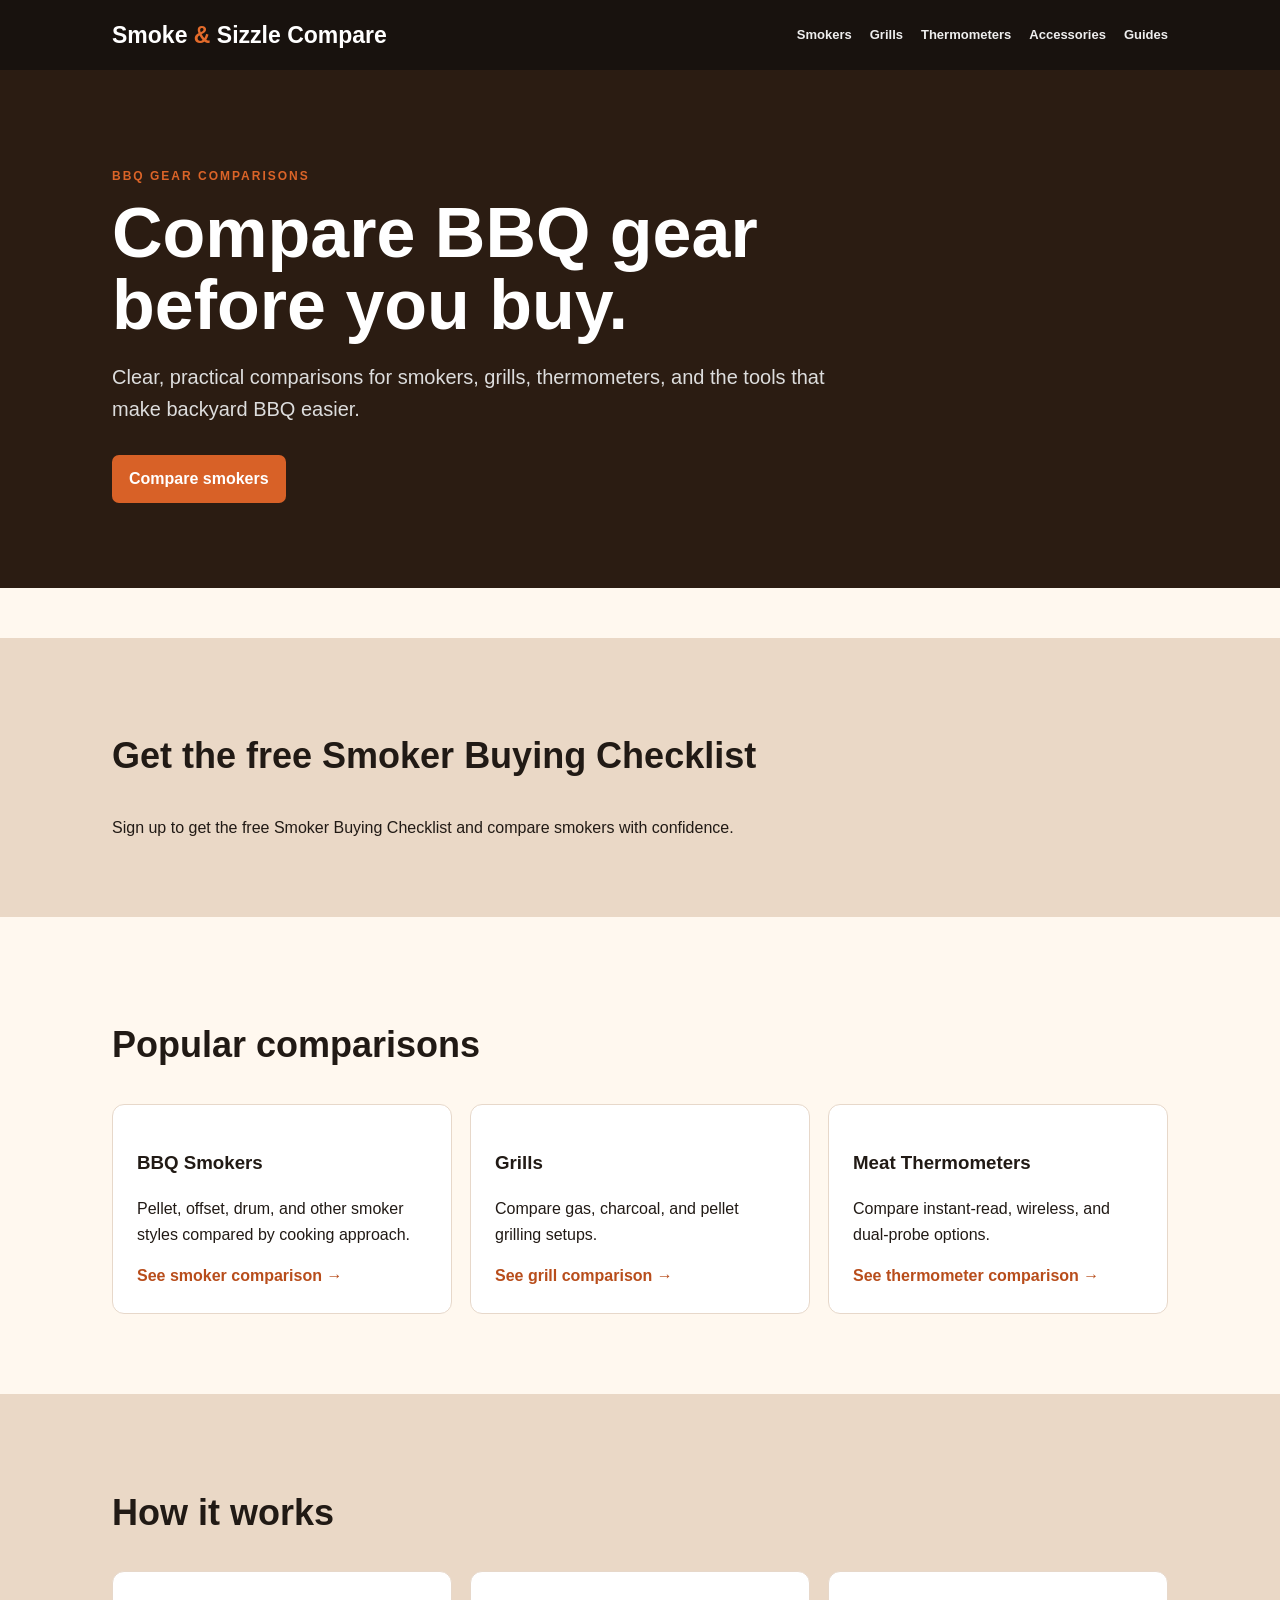
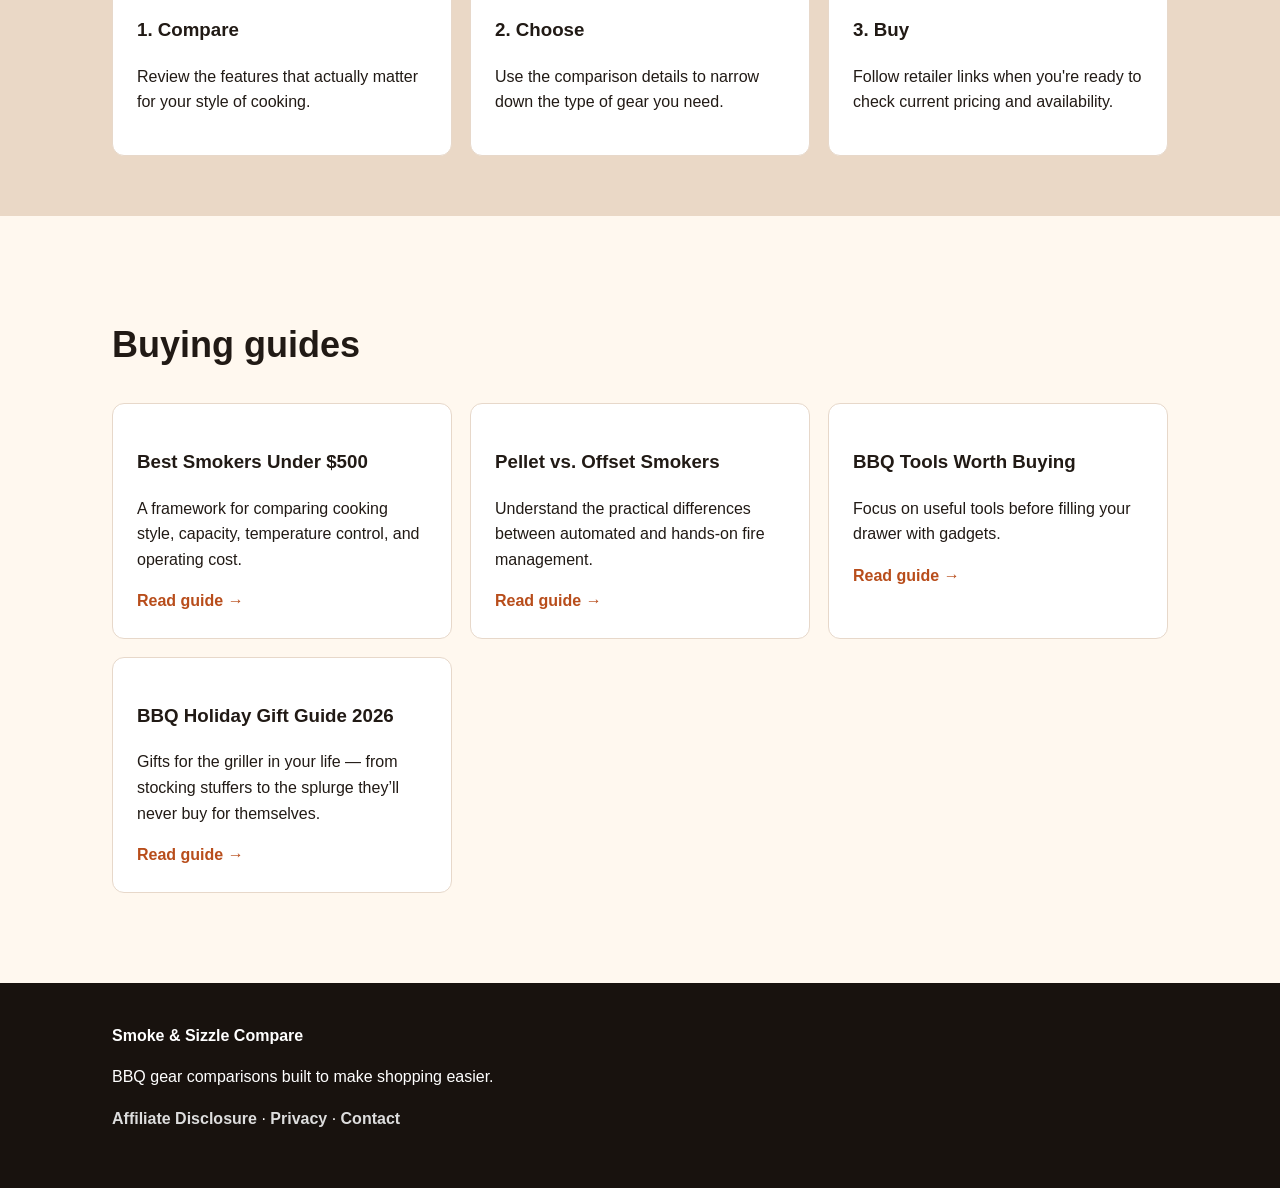
<file: index.html>
<!doctype html><html lang="en"><meta name="viewport" content="width=device-width, initial-scale=1"><head> <!-- Google tag (gtag.js) --> <script async src="https://www.googletagmanager.com/gtag/js?id=G-QPDT2M84E2"></script> <script>   window.dataLayer = window.dataLayer || [];   function gtag(){dataLayer.push(arguments);}   gtag('js', new Date());    gtag('config', 'G-QPDT2M84E2'); </script><meta  charset="utf-8"><meta name="viewport" content="width=device-width,initial-scale=1"><meta name="description" content="Practical BBQ gear comparisons and buying guides."><title>Compare BBQ Gear Before You Buy | Smoke &amp; Sizzle Compare</title><link rel="stylesheet" href="styles.css"></head><body><header><div class="wrap nav"><a class="brand" href="index.html">Smoke <b>&amp;</b> Sizzle <span>Compare</span></a><nav><a href="smokers.html">Smokers</a><a href="grills.html">Grills</a><a href="thermometers.html">Thermometers</a><a href="accessories.html">Accessories</a><a href="guides.html">Guides</a></nav></div></header><main><section class="hero"><div class="wrap"><p class="eyebrow">BBQ GEAR COMPARISONS</p><h1>Compare BBQ gear before you buy.</h1><p>Clear, practical comparisons for smokers, grills, thermometers, and the tools that make backyard BBQ easier.</p><a class="button" href="smokers.html">Compare smokers</a></div></section><section class="band"><div class="wrap"><h2>Get the free Smoker Buying Checklist</h2><p>Sign up to get the free Smoker Buying Checklist and compare smokers with confidence.</p><script async data-uid="5ece5e7d9d" src="https://smoke-sizzle-compare.kit.com/5ece5e7d9d/index.js"></script></div></section><section class="section"><div class="wrap"><h2>Popular comparisons</h2><div class="grid"><article><h3>BBQ Smokers</h3><p>Pellet, offset, drum, and other smoker styles compared by cooking approach.</p><a href="smokers.html">See smoker comparison →</a></article><article><h3>Grills</h3><p>Compare gas, charcoal, and pellet grilling setups.</p><a href="grills.html">See grill comparison →</a></article><article><h3>Meat Thermometers</h3><p>Compare instant-read, wireless, and dual-probe options.</p><a href="thermometers.html">See thermometer comparison →</a></article></div></div></section><section class="band"><div class="wrap"><h2>How it works</h2><div class="grid"><article><h3>1. Compare</h3><p>Review the features that actually matter for your style of cooking.</p></article><article><h3>2. Choose</h3><p>Use the comparison details to narrow down the type of gear you need.</p></article><article><h3>3. Buy</h3><p>Follow retailer links when you're ready to check current pricing and availability.</p></article></div></div></section><section class="section"><div class="wrap"><h2>Buying guides</h2><div class="grid"><article><h3>Best Smokers Under $500</h3><p>A framework for comparing cooking style, capacity, temperature control, and operating cost.</p><a href="best-smokers-under-500.html">Read guide →</a></article><article><h3>Pellet vs. Offset Smokers</h3><p>Understand the practical differences between automated and hands-on fire management.</p><a href="pellet-vs-offset.html">Read guide →</a></article><article><h3>BBQ Tools Worth Buying</h3><p>Focus on useful tools before filling your drawer with gadgets.</p><a href="bbq-tools-worth-buying.html">Read guide →</a></article><article><h3>BBQ Holiday Gift Guide 2026</h3><p>Gifts for the griller in your life — from stocking stuffers to the splurge they’ll never buy for themselves.</p><a href="holiday-gift-guide.html">Read guide →</a></article></div></div></section></main><footer><div class="wrap"><strong>Smoke &amp; Sizzle Compare</strong><p>BBQ gear comparisons built to make shopping easier.</p><p><a href="disclosure.html">Affiliate Disclosure</a> · <a href="privacy.html">Privacy</a> · <a href="contact.html">Contact</a></p></div></footer></body></html>
</file>
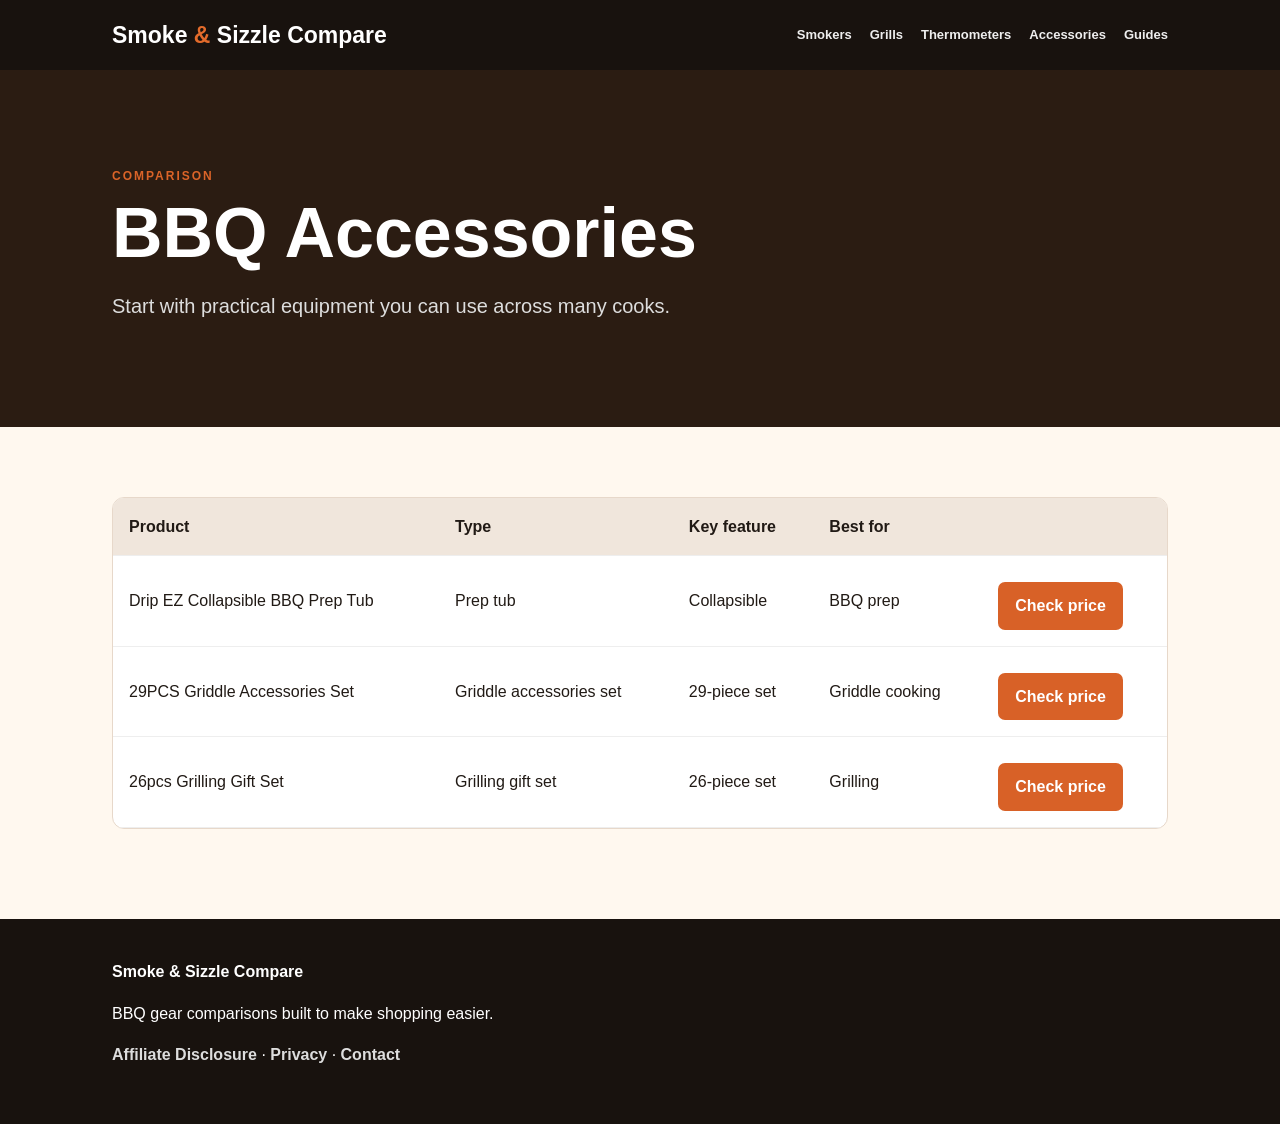
<file: accessories.html>
<!doctype html><html lang="en"><head> <!-- Google tag (gtag.js) --> <script async src="https://www.googletagmanager.com/gtag/js?id=G-QPDT2M84E2"></script> <script>   window.dataLayer = window.dataLayer || [];   function gtag(){dataLayer.push(arguments);}   gtag('js', new Date());    gtag('config', 'G-QPDT2M84E2'); </script><meta charset="utf-8"><meta name="viewport" content="width=device-width,initial-scale=1"><meta name="description" content="Practical BBQ gear comparisons and buying guides."><title>BBQ Accessories Comparison | Smoke &amp; Sizzle Compare</title><link rel="stylesheet" href="styles.css"></head><body><header><div class="wrap nav"><a class="brand" href="index.html">Smoke <b>&amp;</b> Sizzle <span>Compare</span></a><nav><a href="smokers.html">Smokers</a><a href="grills.html">Grills</a><a href="thermometers.html">Thermometers</a><a href="accessories.html">Accessories</a><a href="guides.html">Guides</a></nav></div></header><main><section class="pagehead"><div class="wrap"><p class="eyebrow">COMPARISON</p><h1>BBQ Accessories</h1><p>Start with practical equipment you can use across many cooks.</p></div></section><section class="section"><div class="wrap"><div class="tablewrap"><table><thead><tr><th>Product</th><th>Type</th><th>Key feature</th><th>Best for</th><th></th></tr></thead><tbody><tr><td>Drip EZ Collapsible BBQ Prep Tub</td><td>Prep tub</td><td>Collapsible</td><td>BBQ prep</td><td><a class="buy" href="https://www.amazon.com/dp/B0DB45QVP7/ref=cm_sw_r_as_gl_apa_gl_i_215KEVR1X4VY7MYXC52F?linkCode=ml1&tag=smokeandsi0bb-20&linkId=449f852bafcab84452dff3d574e823de&gaOptInStatus=true" target="_blank" rel="nofollow sponsored noopener">Check price</a></td></tr><tr><td>29PCS Griddle Accessories Set</td><td>Griddle accessories set</td><td>29-piece set</td><td>Griddle cooking</td><td><a class="buy" href="https://www.amazon.com/dp/B0F4Q5FX8P/ref=cm_sw_r_as_gl_apa_gl_i_ZYGP3YYMVYYH7QFN6YR9?linkCode=ml1&tag=smokeandsi0bb-20&linkId=094bc692935ce1640356b41ce4d2771e&gaOptInStatus=true" target="_blank" rel="nofollow sponsored noopener">Check price</a></td></tr><tr><td>26pcs Grilling Gift Set</td><td>Grilling gift set</td><td>26-piece set</td><td>Grilling</td><td><a class="buy" href="https://www.amazon.com/dp/B08CX8D3BH/ref=cm_sw_r_as_gl_apa_gl_i_HE1MAMHKPZVF6ZXX97DK?linkCode=ml1&tag=smokeandsi0bb-20&linkId=aaef0bba93a7dc7e041cb36b0152aed9&gaOptInStatus=true" target="_blank" rel="nofollow sponsored noopener">Check price</a></td></tr></tbody></table></div></div></section></main><footer><div class="wrap"><strong>Smoke &amp; Sizzle Compare</strong><p>BBQ gear comparisons built to make shopping easier.</p><p><a href="disclosure.html">Affiliate Disclosure</a> · <a href="privacy.html">Privacy</a> · <a href="contact.html">Contact</a></p></div></footer></body></html>
</file>
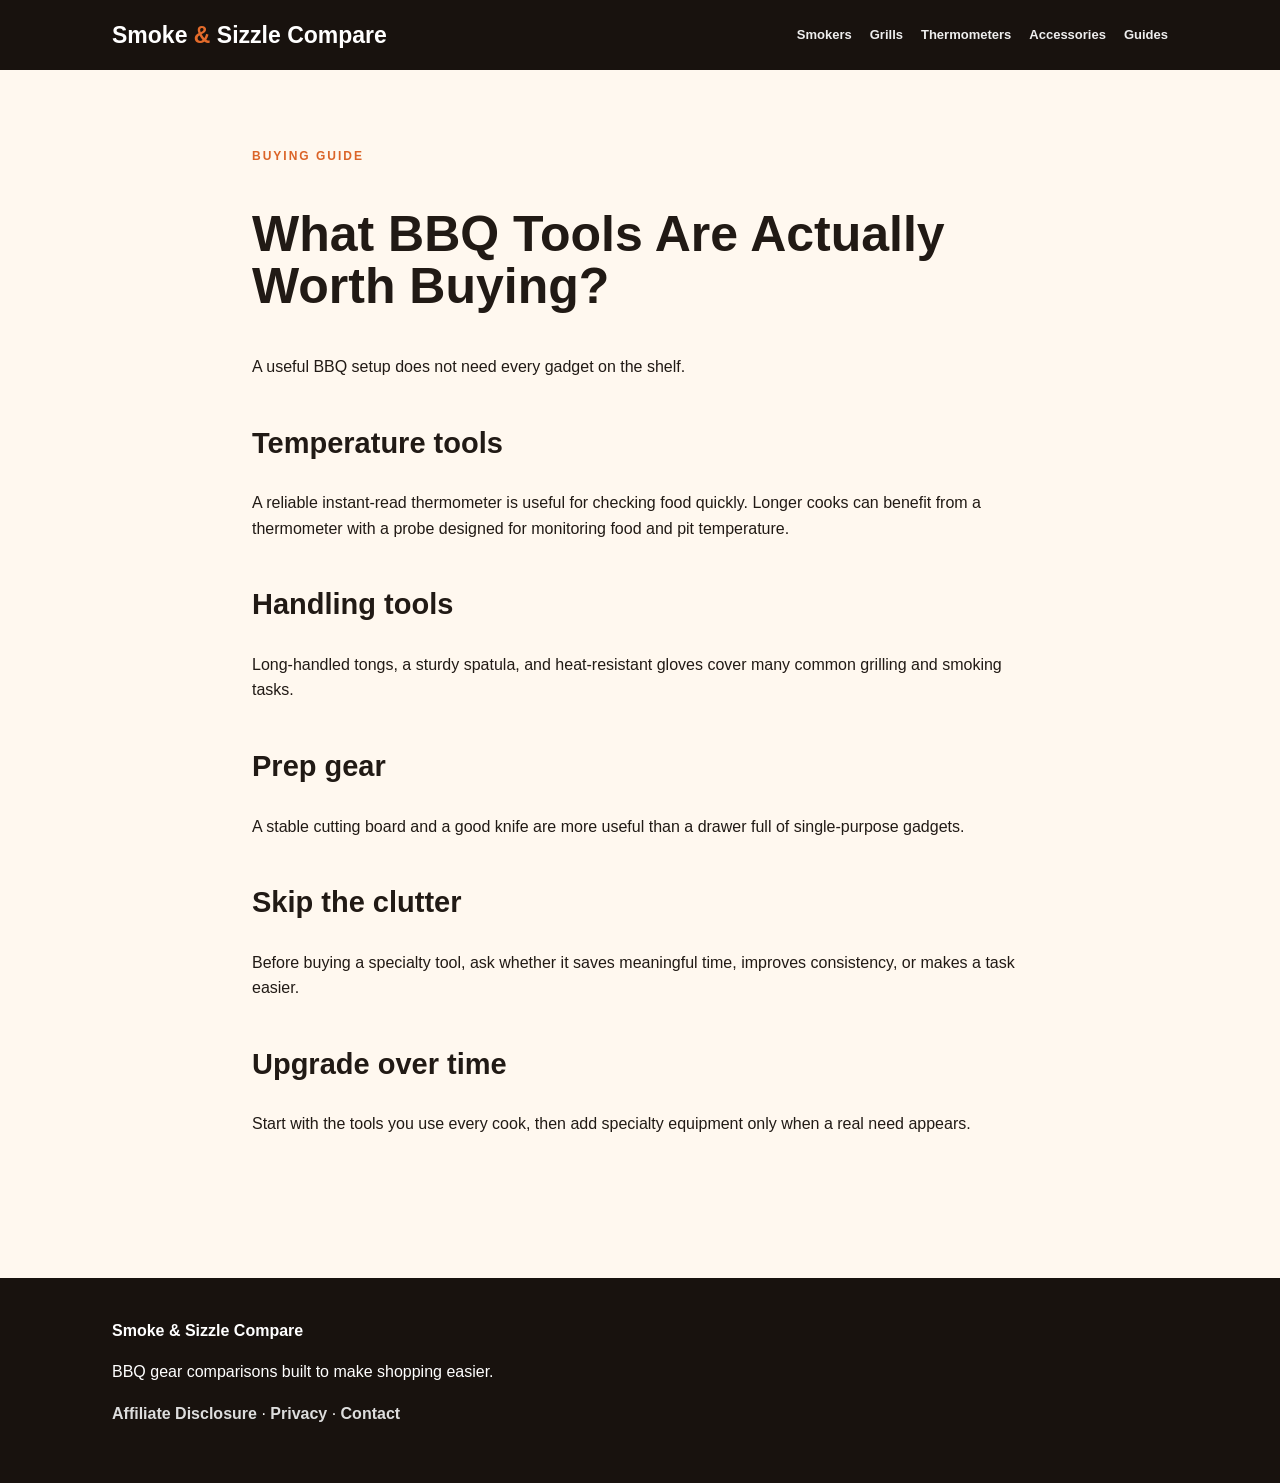
<file: bbq-tools-worth-buying.html>
<!doctype html><html lang="en"><head> <!-- Google tag (gtag.js) --> <script async src="https://www.googletagmanager.com/gtag/js?id=G-QPDT2M84E2"></script> <script>   window.dataLayer = window.dataLayer || [];   function gtag(){dataLayer.push(arguments);}   gtag('js', new Date());    gtag('config', 'G-QPDT2M84E2'); </script><meta charset="utf-8"><meta name="viewport" content="width=device-width,initial-scale=1"><meta name="description" content="Practical BBQ gear comparisons and buying guides."><title>What BBQ Tools Are Worth Buying? | Smoke &amp; Sizzle Compare</title><link rel="stylesheet" href="styles.css"></head><body><header><div class="wrap nav"><a class="brand" href="index.html">Smoke <b>&amp;</b> Sizzle <span>Compare</span></a><nav><a href="smokers.html">Smokers</a><a href="grills.html">Grills</a><a href="thermometers.html">Thermometers</a><a href="accessories.html">Accessories</a><a href="guides.html">Guides</a></nav></div></header><main><article class="articlepage wrap"><p class="eyebrow">BUYING GUIDE</p><h1>What BBQ Tools Are Actually Worth Buying?</h1><p>A useful BBQ setup does not need every gadget on the shelf.</p><h2>Temperature tools</h2><p>A reliable instant-read thermometer is useful for checking food quickly. Longer cooks can benefit from a thermometer with a probe designed for monitoring food and pit temperature.</p><h2>Handling tools</h2><p>Long-handled tongs, a sturdy spatula, and heat-resistant gloves cover many common grilling and smoking tasks.</p><h2>Prep gear</h2><p>A stable cutting board and a good knife are more useful than a drawer full of single-purpose gadgets.</p><h2>Skip the clutter</h2><p>Before buying a specialty tool, ask whether it saves meaningful time, improves consistency, or makes a task easier.</p><h2>Upgrade over time</h2><p>Start with the tools you use every cook, then add specialty equipment only when a real need appears.</p></article></main><footer><div class="wrap"><strong>Smoke &amp; Sizzle Compare</strong><p>BBQ gear comparisons built to make shopping easier.</p><p><a href="disclosure.html">Affiliate Disclosure</a> · <a href="privacy.html">Privacy</a> · <a href="contact.html">Contact</a></p></div></footer></body></html>
</file>
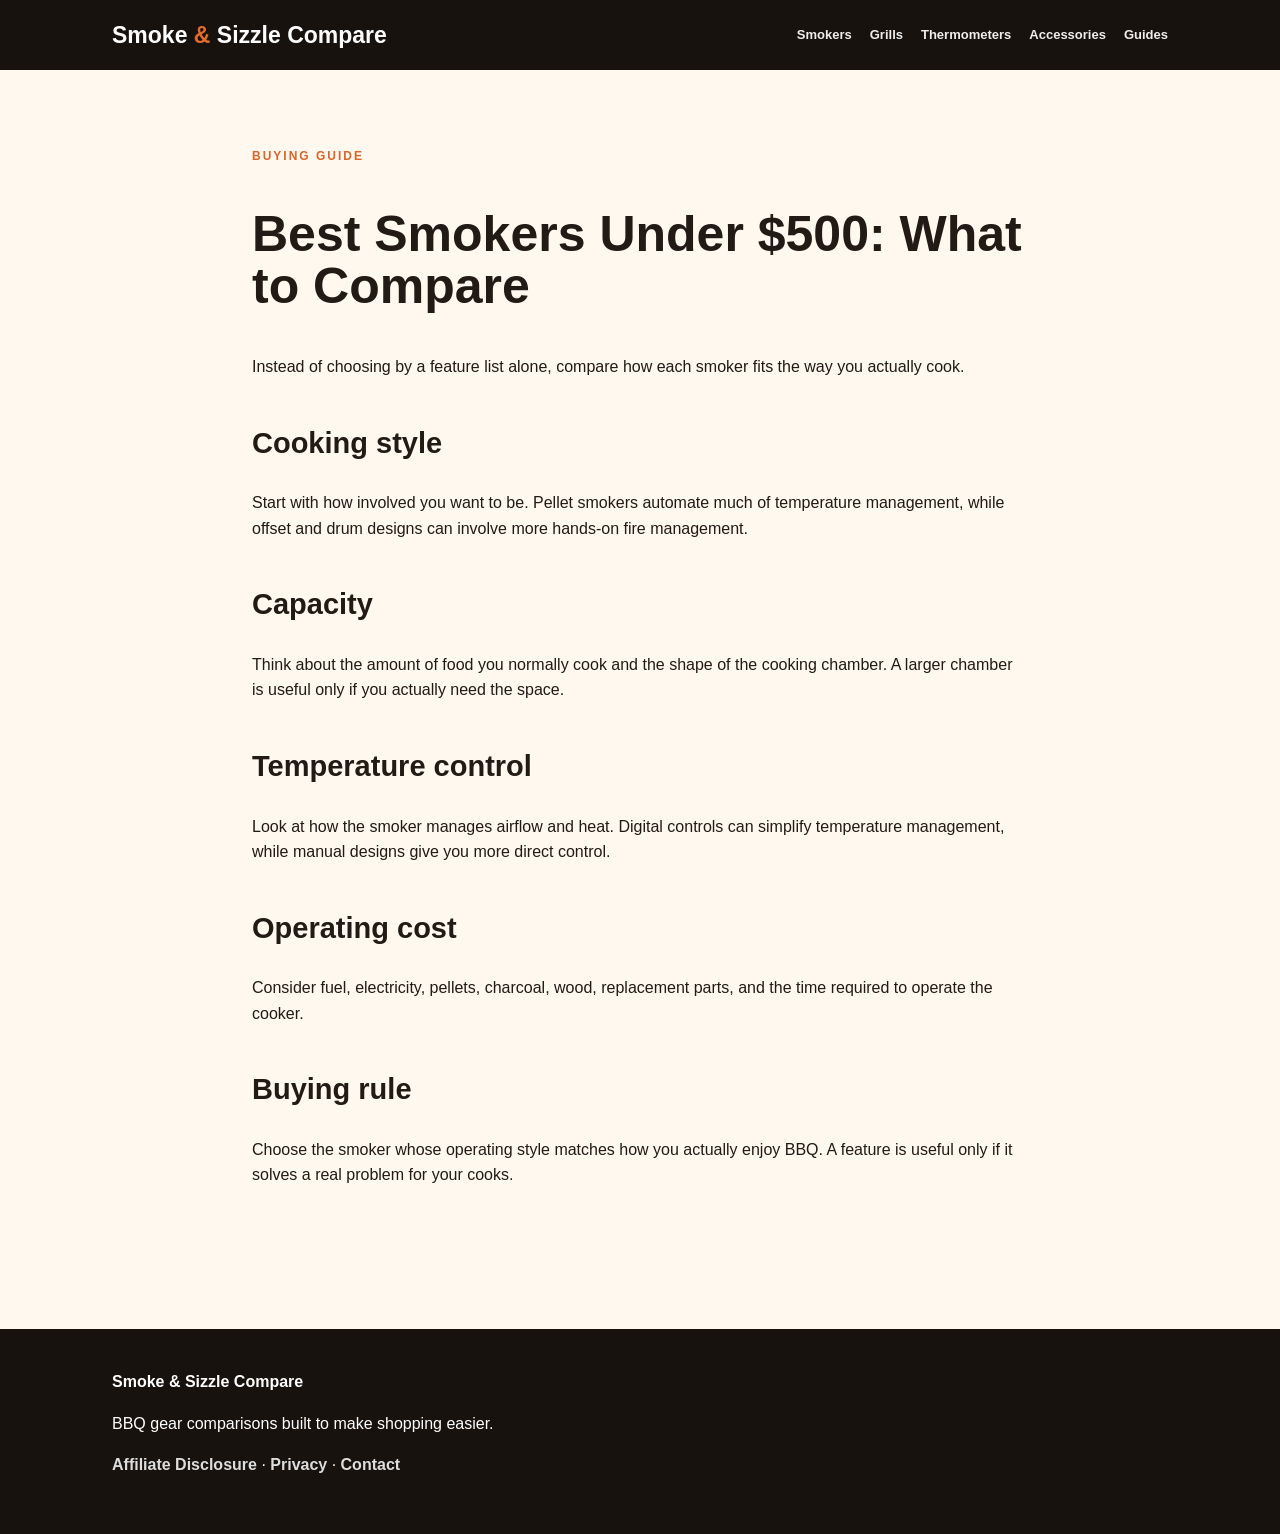
<file: best-smokers-under-500.html>
<!doctype html><html lang="en"><head> <!-- Google tag (gtag.js) --> <script async src="https://www.googletagmanager.com/gtag/js?id=G-QPDT2M84E2"></script> <script>   window.dataLayer = window.dataLayer || [];   function gtag(){dataLayer.push(arguments);}   gtag('js', new Date());    gtag('config', 'G-QPDT2M84E2'); </script><meta charset="utf-8"><meta name="viewport" content="width=device-width,initial-scale=1"><meta name="description" content="Practical BBQ gear comparisons and buying guides."><title>Best Smokers Under $500: What to Compare | Smoke &amp; Sizzle Compare</title><link rel="stylesheet" href="styles.css"></head><body><header><div class="wrap nav"><a class="brand" href="index.html">Smoke <b>&amp;</b> Sizzle <span>Compare</span></a><nav><a href="smokers.html">Smokers</a><a href="grills.html">Grills</a><a href="thermometers.html">Thermometers</a><a href="accessories.html">Accessories</a><a href="guides.html">Guides</a></nav></div></header><main><article class="articlepage wrap"><p class="eyebrow">BUYING GUIDE</p><h1>Best Smokers Under $500: What to Compare</h1><p>Instead of choosing by a feature list alone, compare how each smoker fits the way you actually cook.</p><h2>Cooking style</h2><p>Start with how involved you want to be. Pellet smokers automate much of temperature management, while offset and drum designs can involve more hands-on fire management.</p><h2>Capacity</h2><p>Think about the amount of food you normally cook and the shape of the cooking chamber. A larger chamber is useful only if you actually need the space.</p><h2>Temperature control</h2><p>Look at how the smoker manages airflow and heat. Digital controls can simplify temperature management, while manual designs give you more direct control.</p><h2>Operating cost</h2><p>Consider fuel, electricity, pellets, charcoal, wood, replacement parts, and the time required to operate the cooker.</p><h2>Buying rule</h2><p>Choose the smoker whose operating style matches how you actually enjoy BBQ. A feature is useful only if it solves a real problem for your cooks.</p></article></main><footer><div class="wrap"><strong>Smoke &amp; Sizzle Compare</strong><p>BBQ gear comparisons built to make shopping easier.</p><p><a href="disclosure.html">Affiliate Disclosure</a> · <a href="privacy.html">Privacy</a> · <a href="contact.html">Contact</a></p></div></footer></body></html>
</file>
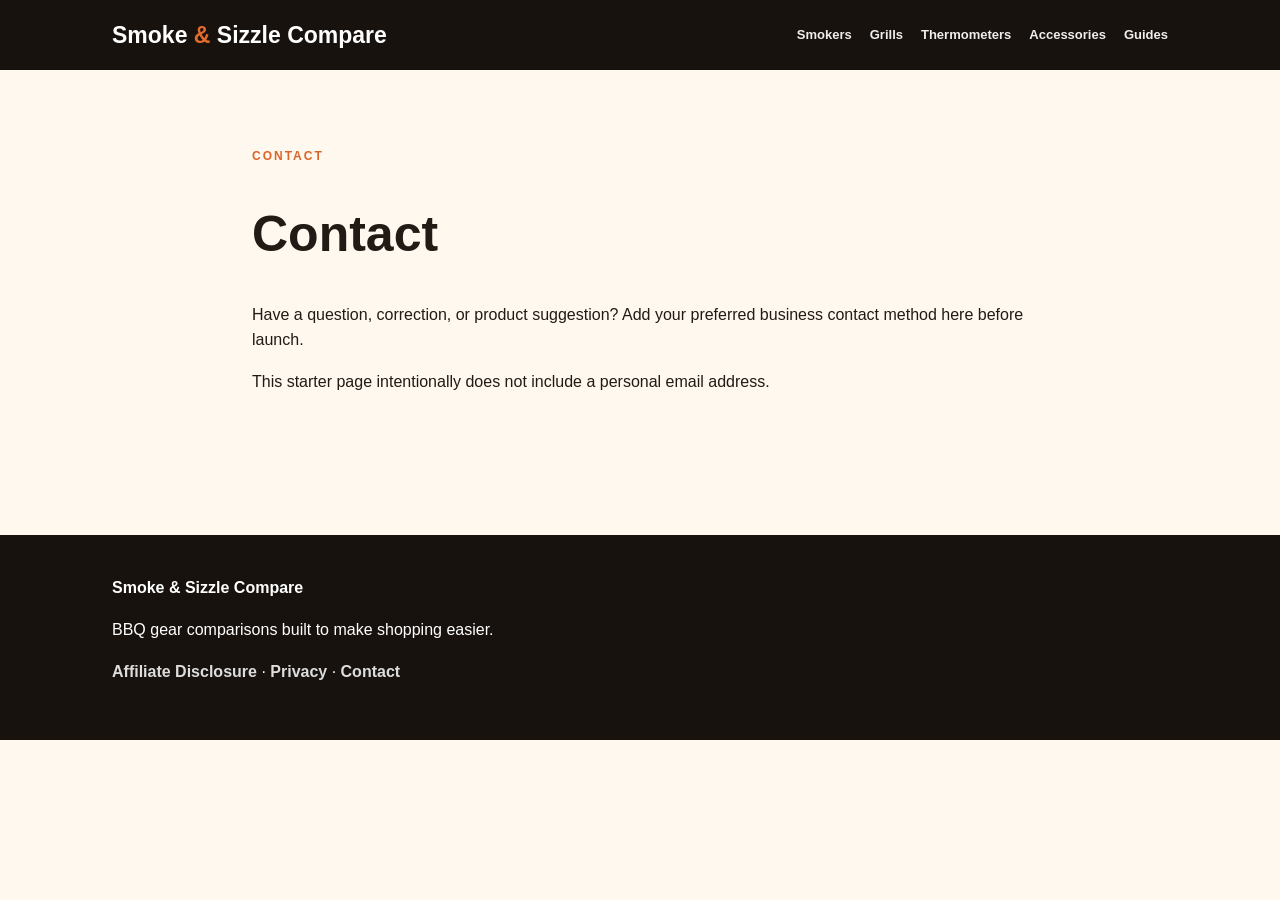
<file: contact.html>
<!doctype html><html lang="en"><head> <!-- Google tag (gtag.js) --> <script async src="https://www.googletagmanager.com/gtag/js?id=G-QPDT2M84E2"></script> <script>   window.dataLayer = window.dataLayer || [];   function gtag(){dataLayer.push(arguments);}   gtag('js', new Date());    gtag('config', 'G-QPDT2M84E2'); </script><meta charset="utf-8"><meta name="viewport" content="width=device-width,initial-scale=1"><meta name="description" content="Practical BBQ gear comparisons and buying guides."><title>Contact Smoke & Sizzle Compare | Smoke &amp; Sizzle Compare</title><link rel="stylesheet" href="styles.css"></head><body><header><div class="wrap nav"><a class="brand" href="index.html">Smoke <b>&amp;</b> Sizzle <span>Compare</span></a><nav><a href="smokers.html">Smokers</a><a href="grills.html">Grills</a><a href="thermometers.html">Thermometers</a><a href="accessories.html">Accessories</a><a href="guides.html">Guides</a></nav></div></header><main><article class="articlepage wrap"><p class="eyebrow">CONTACT</p><h1>Contact</h1><p>Have a question, correction, or product suggestion? Add your preferred business contact method here before launch.</p><p>This starter page intentionally does not include a personal email address.</p></article></main><footer><div class="wrap"><strong>Smoke &amp; Sizzle Compare</strong><p>BBQ gear comparisons built to make shopping easier.</p><p><a href="disclosure.html">Affiliate Disclosure</a> · <a href="privacy.html">Privacy</a> · <a href="contact.html">Contact</a></p></div></footer></body></html>
</file>
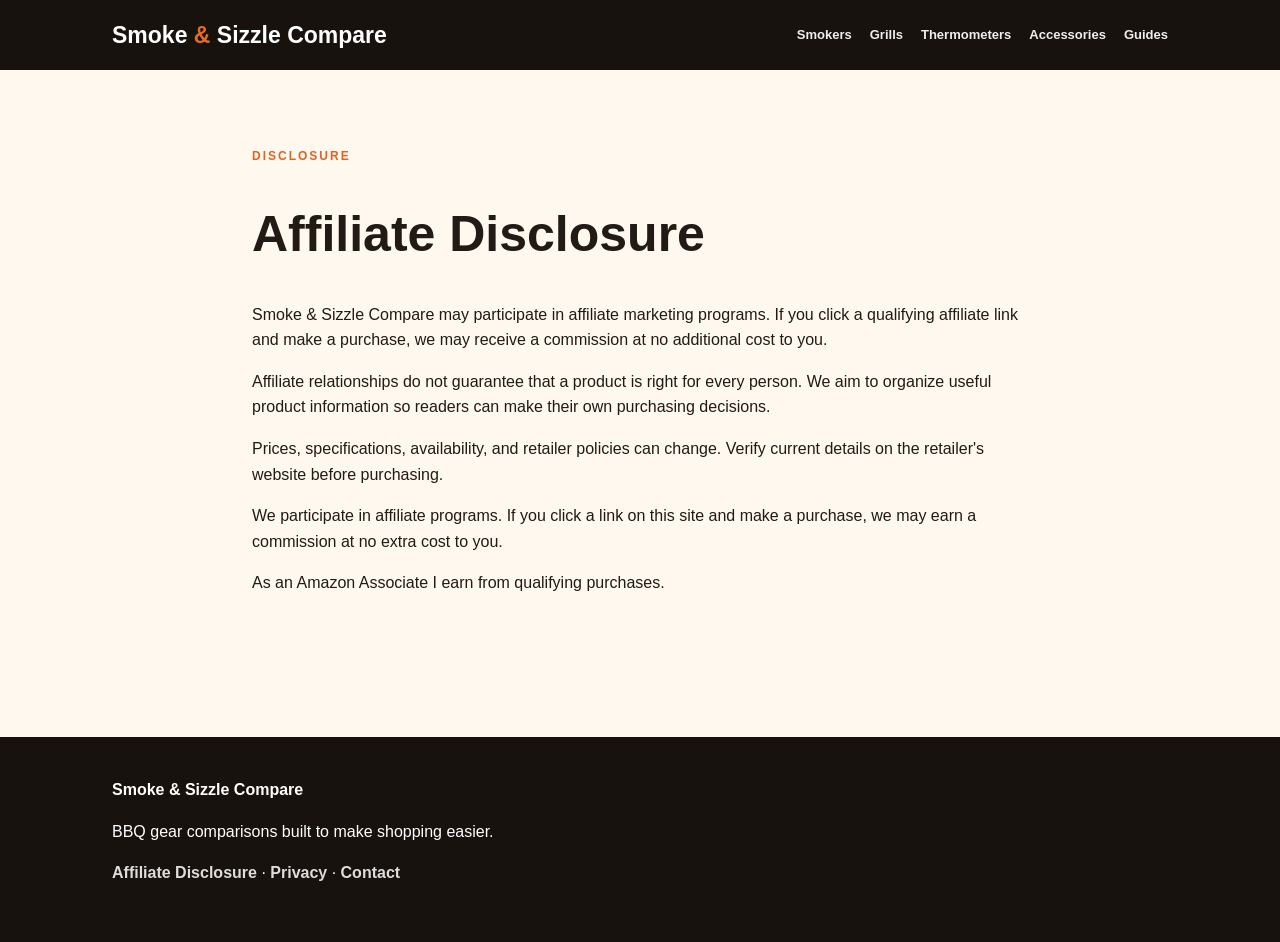
<file: disclosure.html>
<!doctype html><html lang="en"><head> <!-- Google tag (gtag.js) --> <script async src="https://www.googletagmanager.com/gtag/js?id=G-QPDT2M84E2"></script> <script>   window.dataLayer = window.dataLayer || [];   function gtag(){dataLayer.push(arguments);}   gtag('js', new Date());    gtag('config', 'G-QPDT2M84E2'); </script><meta charset="utf-8"><meta name="viewport" content="width=device-width,initial-scale=1"><meta name="description" content="Practical BBQ gear comparisons and buying guides."><title>Affiliate Disclosure | Smoke &amp; Sizzle Compare</title><link rel="stylesheet" href="styles.css"></head><body><header><div class="wrap nav"><a class="brand" href="index.html">Smoke <b>&amp;</b> Sizzle <span>Compare</span></a><nav><a href="smokers.html">Smokers</a><a href="grills.html">Grills</a><a href="thermometers.html">Thermometers</a><a href="accessories.html">Accessories</a><a href="guides.html">Guides</a></nav></div></header><main><article class="articlepage wrap"><p class="eyebrow">DISCLOSURE</p><h1>Affiliate Disclosure</h1><p>Smoke &amp; Sizzle Compare may participate in affiliate marketing programs. If you click a qualifying affiliate link and make a purchase, we may receive a commission at no additional cost to you.</p><p>Affiliate relationships do not guarantee that a product is right for every person. We aim to organize useful product information so readers can make their own purchasing decisions.</p><p>Prices, specifications, availability, and retailer policies can change. Verify current details on the retailer's website before purchasing.</p><p>We participate in affiliate programs. If you click a link on this site and make a purchase, we may earn a commission at no extra cost to you.</p><p>As an Amazon Associate I earn from qualifying purchases.</p></article></main><footer><div class="wrap"><strong>Smoke &amp; Sizzle Compare</strong><p>BBQ gear comparisons built to make shopping easier.</p><p><a href="disclosure.html">Affiliate Disclosure</a> · <a href="privacy.html">Privacy</a> · <a href="contact.html">Contact</a></p></div></footer></body></html>
</file>
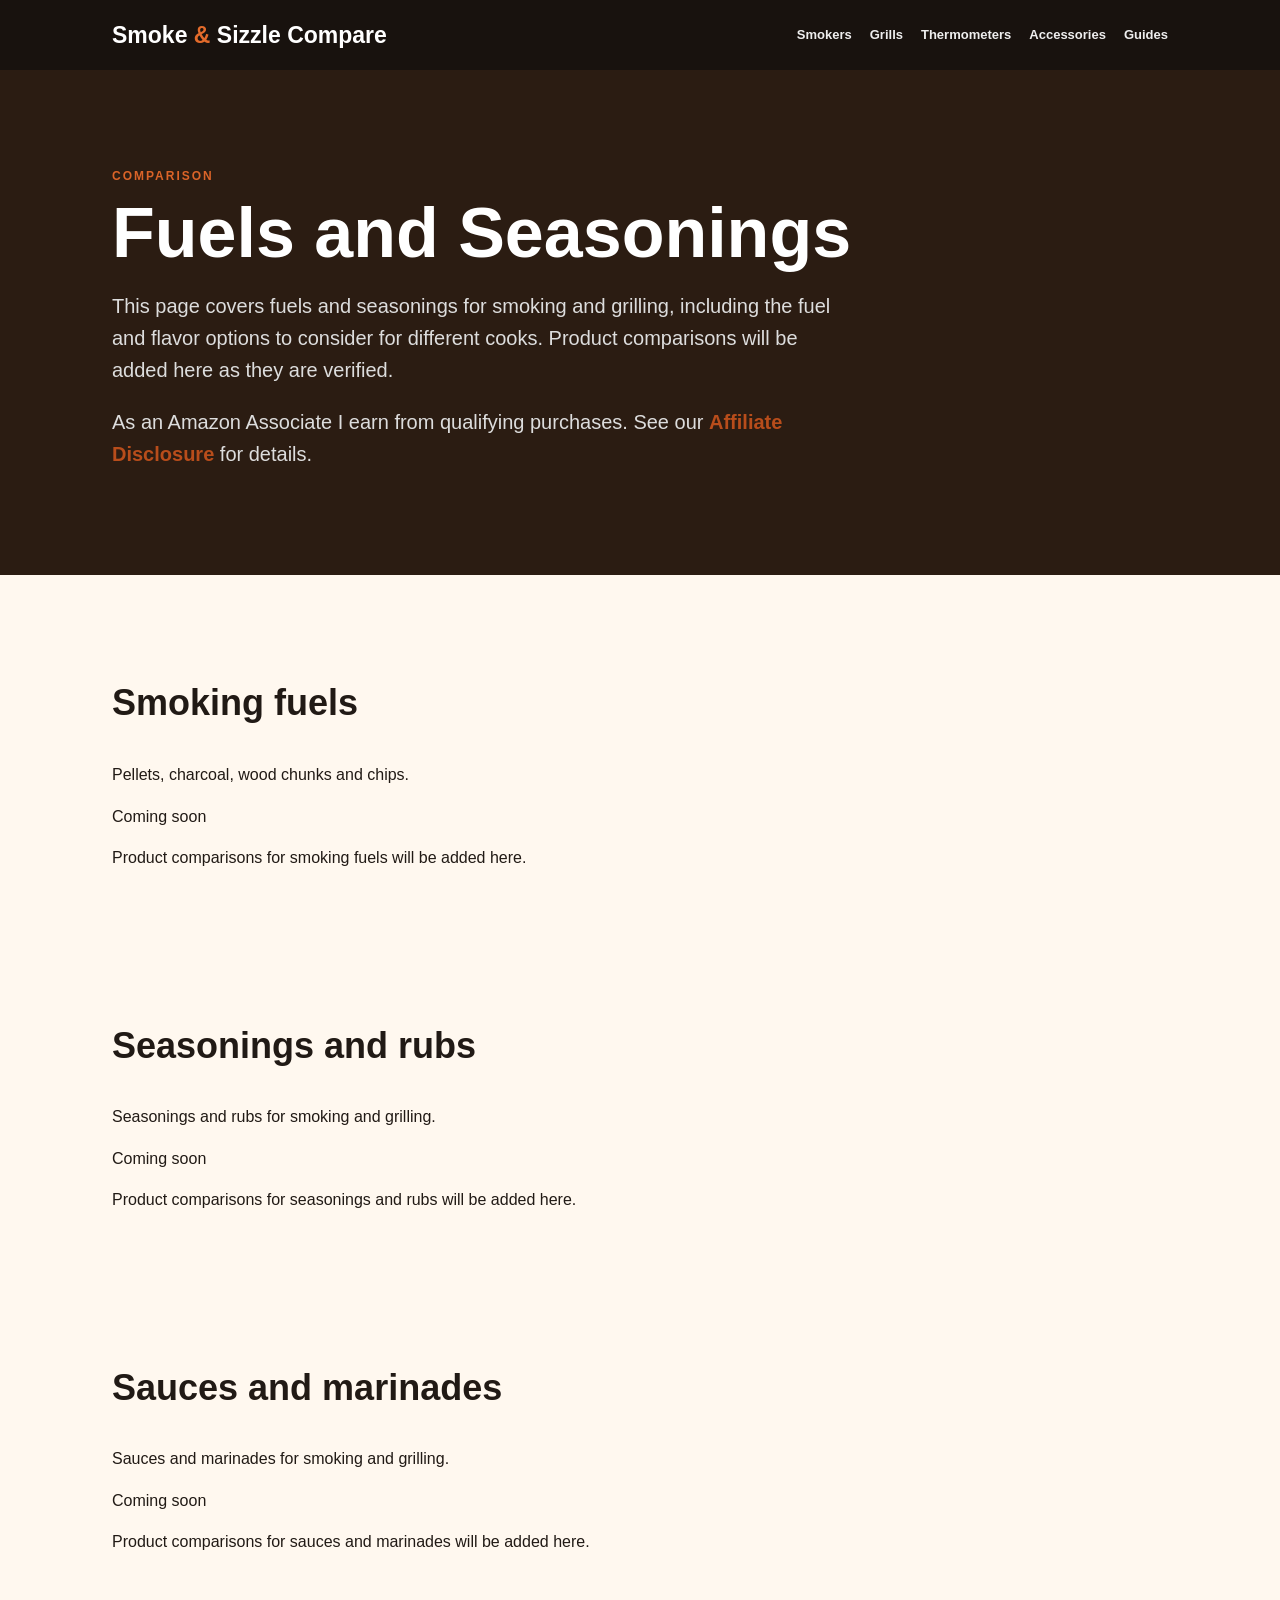
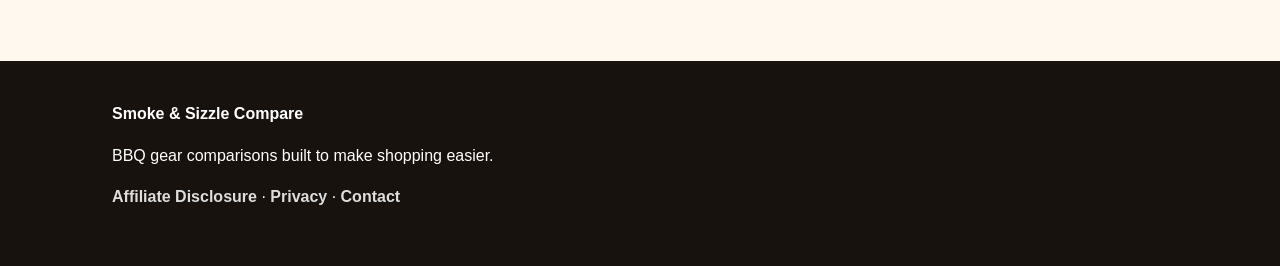
<file: fuels-and-seasonings.html>
<!doctype html><html lang="en"><head> <!-- Google tag (gtag.js) --> <script async src="https://www.googletagmanager.com/gtag/js?id=G-QPDT2M84E2"></script> <script>   window.dataLayer = window.dataLayer || [];   function gtag(){dataLayer.push(arguments);}   gtag('js', new Date());    gtag('config', 'G-QPDT2M84E2'); </script><meta charset="utf-8"><meta name="viewport" content="width=device-width,initial-scale=1"><meta name="description" content="Practical BBQ gear comparisons and buying guides."><title>Fuels and Seasonings Comparison | Smoke &amp; Sizzle Compare</title><link rel="stylesheet" href="styles.css"></head><body><header><div class="wrap nav"><a class="brand" href="index.html">Smoke <b>&amp;</b> Sizzle <span>Compare</span></a><nav><a href="smokers.html">Smokers</a><a href="grills.html">Grills</a><a href="thermometers.html">Thermometers</a><a href="accessories.html">Accessories</a><a href="guides.html">Guides</a></nav></div></header><main><section class="pagehead"><div class="wrap"><p class="eyebrow">COMPARISON</p><h1>Fuels and Seasonings</h1><p>This page covers fuels and seasonings for smoking and grilling, including the fuel and flavor options to consider for different cooks. Product comparisons will be added here as they are verified.</p><p>As an Amazon Associate I earn from qualifying purchases. See our <a href="disclosure.html">Affiliate Disclosure</a> for details.</p></div></section><section class="section"><div class="wrap"><h2>Smoking fuels</h2><p>Pellets, charcoal, wood chunks and chips.</p><div class="product-slot"><p>Coming soon</p><p>Product comparisons for smoking fuels will be added here.</p></div></div></section><section class="section"><div class="wrap"><h2>Seasonings and rubs</h2><p>Seasonings and rubs for smoking and grilling.</p><div class="product-slot"><p>Coming soon</p><p>Product comparisons for seasonings and rubs will be added here.</p></div></div></section><section class="section"><div class="wrap"><h2>Sauces and marinades</h2><p>Sauces and marinades for smoking and grilling.</p><div class="product-slot"><p>Coming soon</p><p>Product comparisons for sauces and marinades will be added here.</p></div></div></section></main><footer><div class="wrap"><strong>Smoke &amp; Sizzle Compare</strong><p>BBQ gear comparisons built to make shopping easier.</p><p><a href="disclosure.html">Affiliate Disclosure</a> · <a href="privacy.html">Privacy</a> · <a href="contact.html">Contact</a></p></div></footer></body></html>
</file>
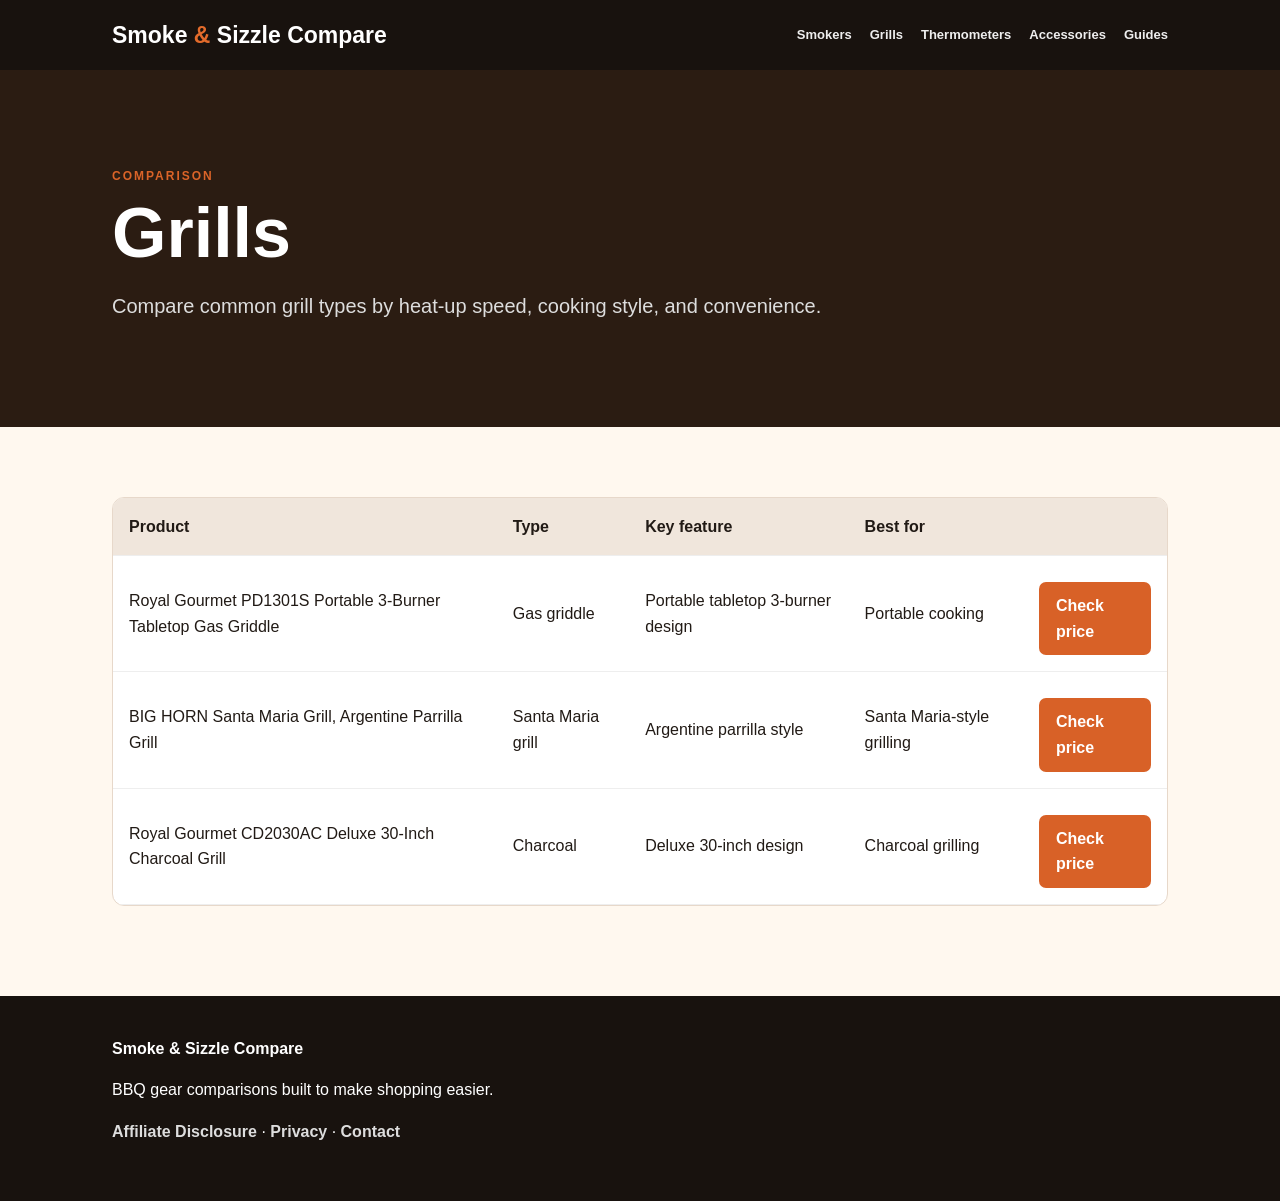
<file: grills.html>
<!doctype html><html lang="en"><head> <!-- Google tag (gtag.js) --> <script async src="https://www.googletagmanager.com/gtag/js?id=G-QPDT2M84E2"></script> <script>   window.dataLayer = window.dataLayer || [];   function gtag(){dataLayer.push(arguments);}   gtag('js', new Date());    gtag('config', 'G-QPDT2M84E2'); </script><meta charset="utf-8"><meta name="viewport" content="width=device-width,initial-scale=1"><meta name="description" content="Practical BBQ gear comparisons and buying guides."><title>Grill Comparison | Smoke &amp; Sizzle Compare</title><link rel="stylesheet" href="styles.css"></head><body><header><div class="wrap nav"><a class="brand" href="index.html">Smoke <b>&amp;</b> Sizzle <span>Compare</span></a><nav><a href="smokers.html">Smokers</a><a href="grills.html">Grills</a><a href="thermometers.html">Thermometers</a><a href="accessories.html">Accessories</a><a href="guides.html">Guides</a></nav></div></header><main><section class="pagehead"><div class="wrap"><p class="eyebrow">COMPARISON</p><h1>Grills</h1><p>Compare common grill types by heat-up speed, cooking style, and convenience.</p></div></section><section class="section"><div class="wrap"><div class="tablewrap"><table><thead><tr><th>Product</th><th>Type</th><th>Key feature</th><th>Best for</th><th></th></tr></thead><tbody><tr><td>Royal Gourmet PD1301S Portable 3-Burner Tabletop Gas Griddle</td><td>Gas griddle</td><td>Portable tabletop 3-burner design</td><td>Portable cooking</td><td><a class="buy" href="https://www.amazon.com/dp/B083THZC1T/ref=cm_sw_r_as_gl_apa_gl_i_T756V68NZYRYEYD243W9?linkCode=ml1&tag=smokeandsi0bb-20&linkId=30ae92a8247247904243988758990cde&gaOptInStatus=true" target="_blank" rel="nofollow sponsored noopener">Check price</a></td></tr><tr><td>BIG HORN Santa Maria Grill, Argentine Parrilla Grill</td><td>Santa Maria grill</td><td>Argentine parrilla style</td><td>Santa Maria-style grilling</td><td><a class="buy" href="https://www.amazon.com/dp/B0GTQ1XNP7/ref=cm_sw_r_as_gl_apa_gl_i_PEHHXGY75A3DCC707A22?linkCode=ml1&tag=smokeandsi0bb-20&linkId=c9e906762e92008b228bdb76557dd&gaOptInStatus=true" target="_blank" rel="nofollow sponsored noopener">Check price</a></td></tr><tr><td>Royal Gourmet CD2030AC Deluxe 30-Inch Charcoal Grill</td><td>Charcoal</td><td>Deluxe 30-inch design</td><td>Charcoal grilling</td><td><a class="buy" href="https://www.amazon.com/dp/B0CNJHQCJ3/ref=cm_sw_r_as_gl_apa_gl_i_ATM4Z3PK46F3PB0521PN?linkCode=ml1&tag=smokeandsi0bb-20&linkId=1f3bc8604a21a783acebe40e845ce2a7&gaOptInStatus=true" target="_blank" rel="nofollow sponsored noopener">Check price</a></td></tr></tbody></table></div></div></section></main><footer><div class="wrap"><strong>Smoke &amp; Sizzle Compare</strong><p>BBQ gear comparisons built to make shopping easier.</p><p><a href="disclosure.html">Affiliate Disclosure</a> · <a href="privacy.html">Privacy</a> · <a href="contact.html">Contact</a></p></div></footer></body></html>
</file>
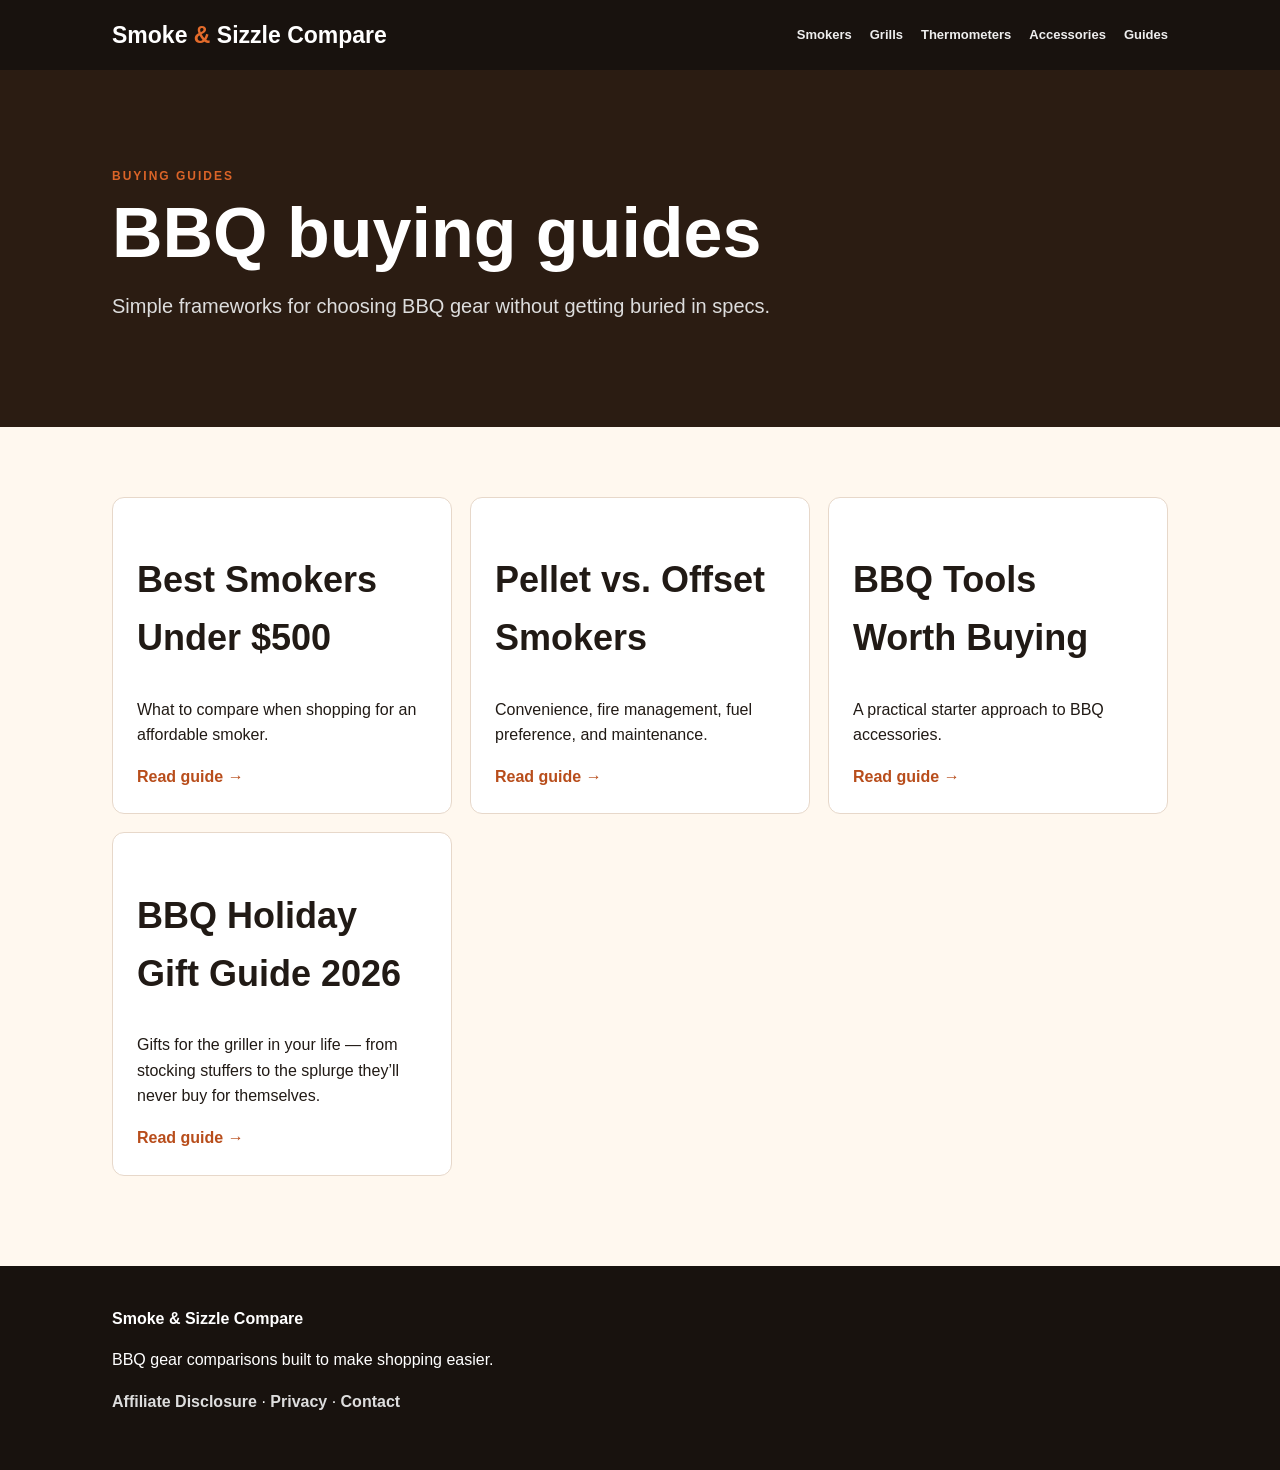
<file: guides.html>
<!doctype html><html lang="en"><head> <!-- Google tag (gtag.js) --> <script async src="https://www.googletagmanager.com/gtag/js?id=G-QPDT2M84E2"></script> <script>   window.dataLayer = window.dataLayer || [];   function gtag(){dataLayer.push(arguments);}   gtag('js', new Date());    gtag('config', 'G-QPDT2M84E2'); </script><meta charset="utf-8"><meta name="viewport" content="width=device-width,initial-scale=1"><meta name="description" content="Practical BBQ gear comparisons and buying guides."><title>BBQ Buying Guides | Smoke &amp; Sizzle Compare</title><link rel="stylesheet" href="styles.css"></head><body><header><div class="wrap nav"><a class="brand" href="index.html">Smoke <b>&amp;</b> Sizzle <span>Compare</span></a><nav><a href="smokers.html">Smokers</a><a href="grills.html">Grills</a><a href="thermometers.html">Thermometers</a><a href="accessories.html">Accessories</a><a href="guides.html">Guides</a></nav></div></header><main><section class="pagehead"><div class="wrap"><p class="eyebrow">BUYING GUIDES</p><h1>BBQ buying guides</h1><p>Simple frameworks for choosing BBQ gear without getting buried in specs.</p></div></section><section class="section"><div class="wrap grid"><article><h2>Best Smokers Under $500</h2><p>What to compare when shopping for an affordable smoker.</p><a href="best-smokers-under-500.html">Read guide →</a></article><article><h2>Pellet vs. Offset Smokers</h2><p>Convenience, fire management, fuel preference, and maintenance.</p><a href="pellet-vs-offset.html">Read guide →</a></article><article><h2>BBQ Tools Worth Buying</h2><p>A practical starter approach to BBQ accessories.</p><a href="bbq-tools-worth-buying.html">Read guide →</a></article><article><h2>BBQ Holiday Gift Guide 2026</h2><p>Gifts for the griller in your life — from stocking stuffers to the splurge they’ll never buy for themselves.</p><a href="holiday-gift-guide.html">Read guide →</a></article></div></section></main><footer><div class="wrap"><strong>Smoke &amp; Sizzle Compare</strong><p>BBQ gear comparisons built to make shopping easier.</p><p><a href="disclosure.html">Affiliate Disclosure</a> · <a href="privacy.html">Privacy</a> · <a href="contact.html">Contact</a></p></div></footer></body></html>
</file>
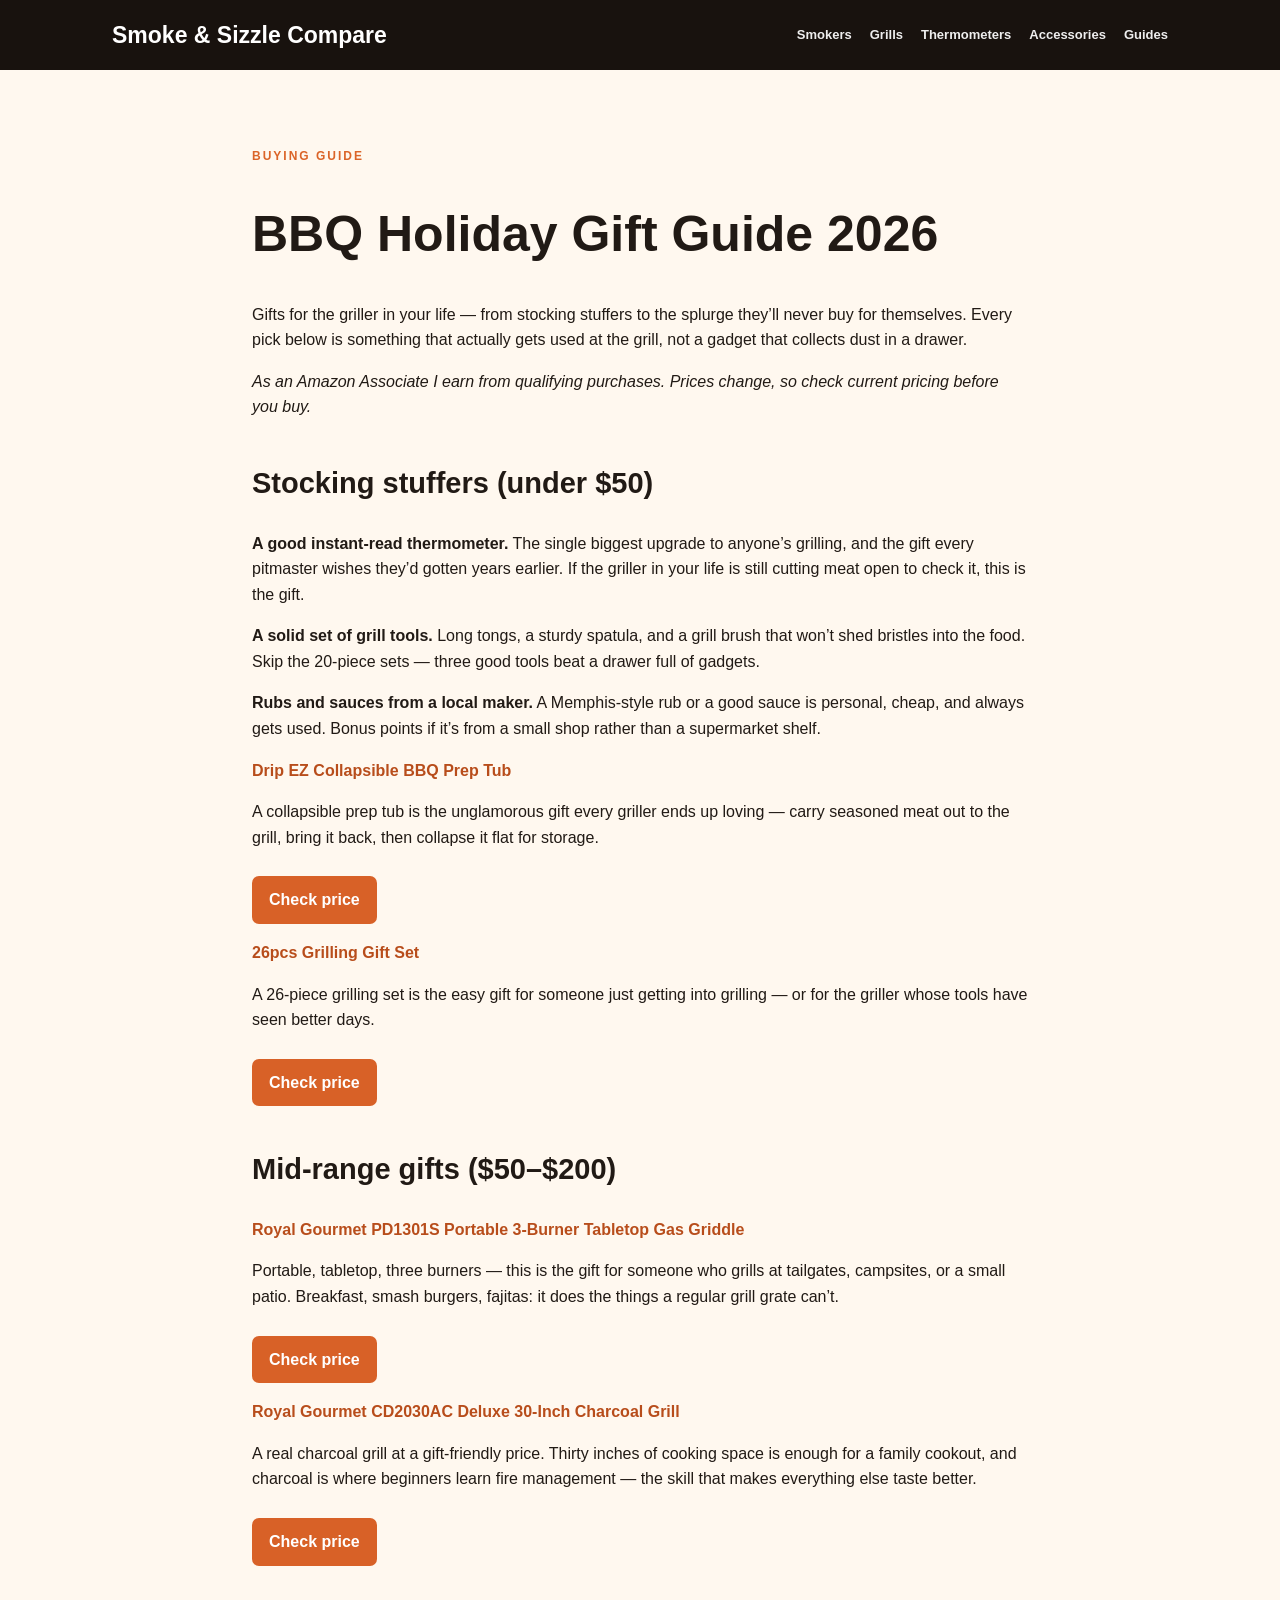
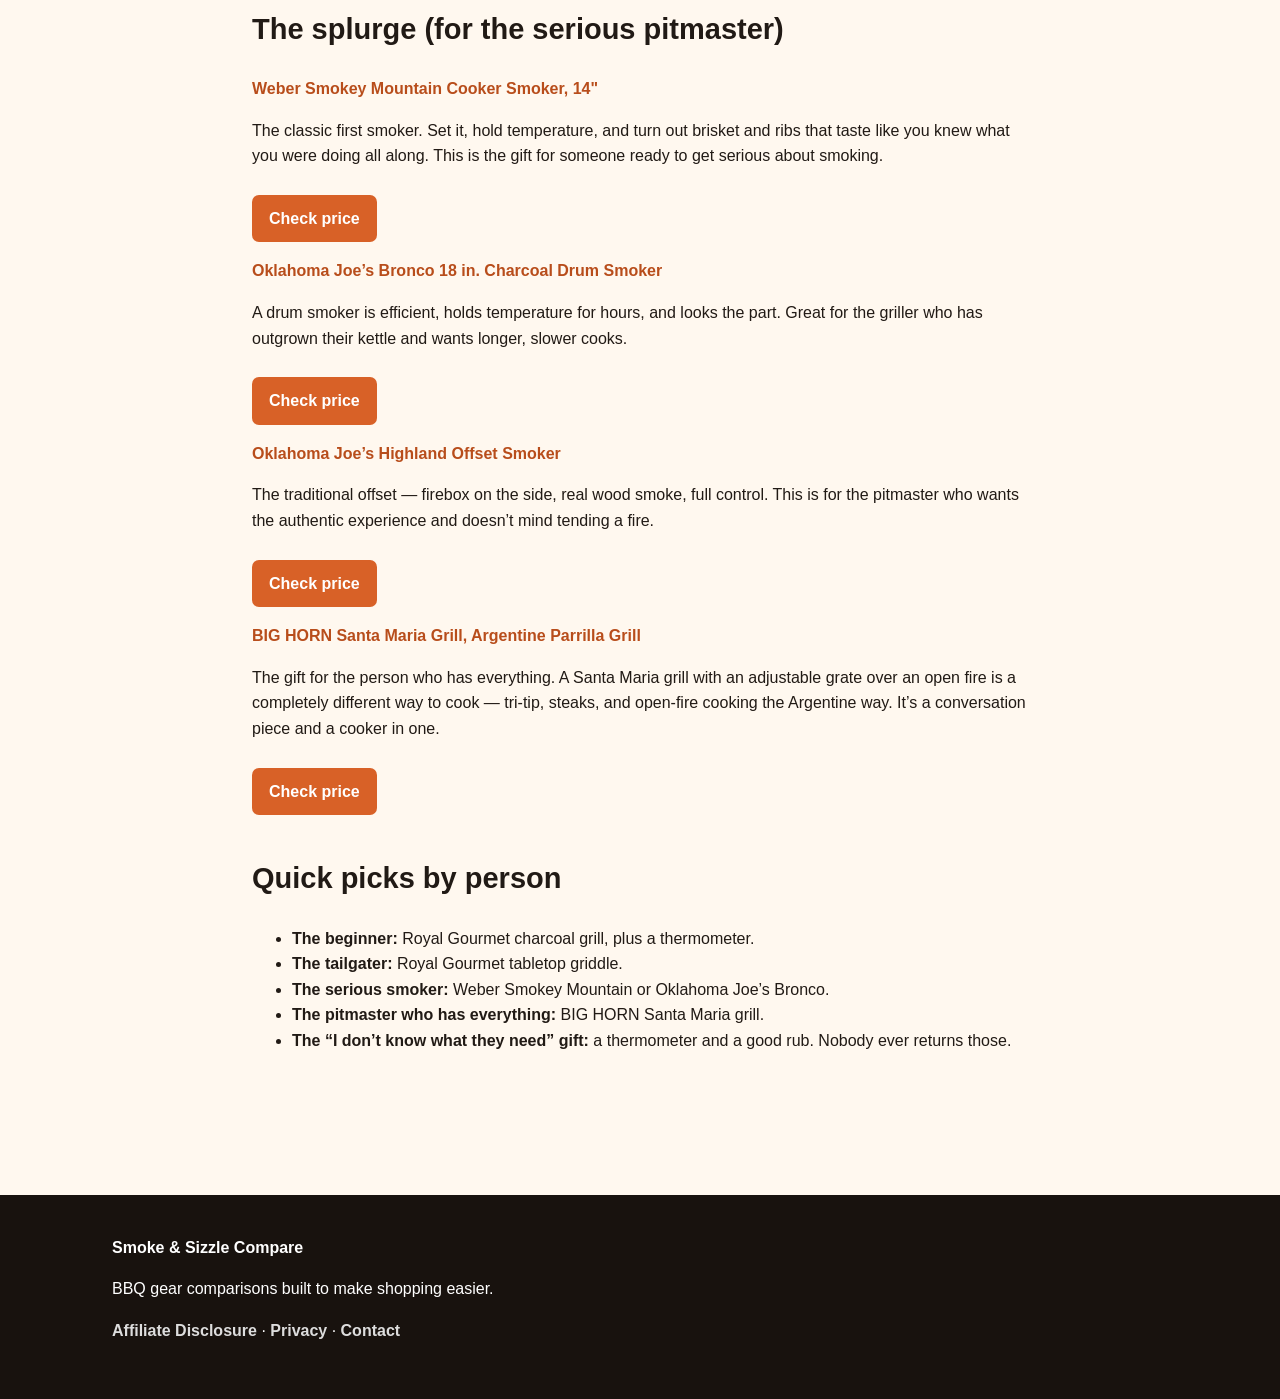
<file: holiday-gift-guide.html>
<!doctype html>
<html lang="en">
<head>
<!-- Google tag (gtag.js) -->
<script async src="https://www.googletagmanager.com/gtag/js?id=G-QPDT2M84E2"></script>
<script>
window.dataLayer = window.dataLayer || [];
function gtag(){dataLayer.push(arguments);}
gtag('js', new Date());
gtag('config', 'G-QPDT2M84E2');
</script>
<meta charset="utf-8">
<meta name="viewport" content="width=device-width,initial-scale=1">
<meta name="description" content="Practical BBQ gear comparisons and buying guides.">
<title>BBQ Holiday Gift Guide 2026 | Smoke &amp; Sizzle Compare</title>
<link rel="stylesheet" href="styles.css">
</head>
<body>
<header>
<div class="wrap nav">
<a class="brand" href="index.html">Smoke &amp; Sizzle <span>Compare</span></a>
<nav>
<a href="smokers.html">Smokers</a>
<a href="grills.html">Grills</a>
<a href="thermometers.html">Thermometers</a>
<a href="accessories.html">Accessories</a>
<a href="guides.html">Guides</a>
</nav>
</div>
</header>
<main>
<article class="articlepage wrap">
<p class="eyebrow">BUYING GUIDE</p>
<h1>BBQ Holiday Gift Guide 2026</h1>
<p>Gifts for the griller in your life — from stocking stuffers to the splurge they’ll never buy for themselves. Every pick below is something that actually gets used at the grill, not a gadget that collects dust in a drawer.</p>
<p><em>As an Amazon Associate I earn from qualifying purchases. Prices change, so check current pricing before you buy.</em></p>
<h2>Stocking stuffers (under $50)</h2>
<p><strong>A good instant-read thermometer.</strong> The single biggest upgrade to anyone’s grilling, and the gift every pitmaster wishes they’d gotten years earlier. If the griller in your life is still cutting meat open to check it, this is the gift.</p>
<p><strong>A solid set of grill tools.</strong> Long tongs, a sturdy spatula, and a grill brush that won’t shed bristles into the food. Skip the 20-piece sets — three good tools beat a drawer full of gadgets.</p>
<p><strong>Rubs and sauces from a local maker.</strong> A Memphis-style rub or a good sauce is personal, cheap, and always gets used. Bonus points if it’s from a small shop rather than a supermarket shelf.</p>
<p><strong><a href="https://www.amazon.com/dp/B0DB45QVP7/ref=cm_sw_r_as_gl_apa_gl_i_215KEVR1X4VY7MYXC52F?linkCode=ml1&tag=smokeandsi0bb-20&linkId=449f852bafcab84452dff3d574e823de&gaOptInStatus=true" target="_blank" rel="nofollow sponsored noopener">Drip EZ Collapsible BBQ Prep Tub</a></strong></p>
<p>A collapsible prep tub is the unglamorous gift every griller ends up loving — carry seasoned meat out to the grill, bring it back, then collapse it flat for storage.</p>
<p><a class="buy" href="https://www.amazon.com/dp/B0DB45QVP7/ref=cm_sw_r_as_gl_apa_gl_i_215KEVR1X4VY7MYXC52F?linkCode=ml1&tag=smokeandsi0bb-20&linkId=449f852bafcab84452dff3d574e823de&gaOptInStatus=true" target="_blank" rel="nofollow sponsored noopener">Check price</a></p>
<p><strong><a href="https://www.amazon.com/dp/B08CX8D3BH/ref=cm_sw_r_as_gl_apa_gl_i_HE1MAMHKPZVF6ZXX97DK?linkCode=ml1&tag=smokeandsi0bb-20&linkId=aaef0bba93a7dc7e041cb36b0152aed9&gaOptInStatus=true" target="_blank" rel="nofollow sponsored noopener">26pcs Grilling Gift Set</a></strong></p>
<p>A 26-piece grilling set is the easy gift for someone just getting into grilling — or for the griller whose tools have seen better days.</p>
<p><a class="buy" href="https://www.amazon.com/dp/B08CX8D3BH/ref=cm_sw_r_as_gl_apa_gl_i_HE1MAMHKPZVF6ZXX97DK?linkCode=ml1&tag=smokeandsi0bb-20&linkId=aaef0bba93a7dc7e041cb36b0152aed9&gaOptInStatus=true" target="_blank" rel="nofollow sponsored noopener">Check price</a></p>
<h2>Mid-range gifts ($50–$200)</h2>
<p><strong><a href="https://www.amazon.com/dp/B083THZC1T/ref=cm_sw_r_as_gl_apa_gl_i_T756V68NZYRYEYD243W9?linkCode=ml1&tag=smokeandsi0bb-20&linkId=30ae92a8247247904243988758990cde&gaOptInStatus=true" target="_blank" rel="nofollow sponsored noopener">Royal Gourmet PD1301S Portable 3-Burner Tabletop Gas Griddle</a></strong></p>
<p>Portable, tabletop, three burners — this is the gift for someone who grills at tailgates, campsites, or a small patio. Breakfast, smash burgers, fajitas: it does the things a regular grill grate can’t.</p>
<p><a class="buy" href="https://www.amazon.com/dp/B083THZC1T/ref=cm_sw_r_as_gl_apa_gl_i_T756V68NZYRYEYD243W9?linkCode=ml1&tag=smokeandsi0bb-20&linkId=30ae92a8247247904243988758990cde&gaOptInStatus=true" target="_blank" rel="nofollow sponsored noopener">Check price</a></p>
<p><strong><a href="https://www.amazon.com/dp/B0CNJHQCJ3/ref=cm_sw_r_as_gl_apa_gl_i_ATM4Z3PK46F3PB0521PN?linkCode=ml1&tag=smokeandsi0bb-20&linkId=1f3bc8604a21a783acebe40e845ce2a7&gaOptInStatus=true" target="_blank" rel="nofollow sponsored noopener">Royal Gourmet CD2030AC Deluxe 30-Inch Charcoal Grill</a></strong></p>
<p>A real charcoal grill at a gift-friendly price. Thirty inches of cooking space is enough for a family cookout, and charcoal is where beginners learn fire management — the skill that makes everything else taste better.</p>
<p><a class="buy" href="https://www.amazon.com/dp/B0CNJHQCJ3/ref=cm_sw_r_as_gl_apa_gl_i_ATM4Z3PK46F3PB0521PN?linkCode=ml1&tag=smokeandsi0bb-20&linkId=1f3bc8604a21a783acebe40e845ce2a7&gaOptInStatus=true" target="_blank" rel="nofollow sponsored noopener">Check price</a></p>
<h2>The splurge (for the serious pitmaster)</h2>
<p><strong><a href="https://amzn.to/4xEHK1W" target="_blank" rel="nofollow sponsored noopener">Weber Smokey Mountain Cooker Smoker, 14"</a></strong></p>
<p>The classic first smoker. Set it, hold temperature, and turn out brisket and ribs that taste like you knew what you were doing all along. This is the gift for someone ready to get serious about smoking.</p>
<p><a class="buy" href="https://amzn.to/4xEHK1W" target="_blank" rel="nofollow sponsored noopener">Check price</a></p>
<p><strong><a href="https://amzn.to/4zfCbsf" target="_blank" rel="nofollow sponsored noopener">Oklahoma Joe’s Bronco 18 in. Charcoal Drum Smoker</a></strong></p>
<p>A drum smoker is efficient, holds temperature for hours, and looks the part. Great for the griller who has outgrown their kettle and wants longer, slower cooks.</p>
<p><a class="buy" href="https://amzn.to/4zfCbsf" target="_blank" rel="nofollow sponsored noopener">Check price</a></p>
<p><strong><a href="https://amzn.to/4jqzxuG" target="_blank" rel="nofollow sponsored noopener">Oklahoma Joe’s Highland Offset Smoker</a></strong></p>
<p>The traditional offset — firebox on the side, real wood smoke, full control. This is for the pitmaster who wants the authentic experience and doesn’t mind tending a fire.</p>
<p><a class="buy" href="https://amzn.to/4jqzxuG" target="_blank" rel="nofollow sponsored noopener">Check price</a></p>
<p><strong><a href="https://www.amazon.com/dp/B0GTQ1XNP7/ref=cm_sw_r_as_gl_apa_gl_i_PEHHXGY75A3DCC707A22?linkCode=ml1&tag=smokeandsi0bb-20&linkId=c9e906762e92008b228bdb9cb76557dd&gaOptInStatus=true" target="_blank" rel="nofollow sponsored noopener">BIG HORN Santa Maria Grill, Argentine Parrilla Grill</a></strong></p>
<p>The gift for the person who has everything. A Santa Maria grill with an adjustable grate over an open fire is a completely different way to cook — tri-tip, steaks, and open-fire cooking the Argentine way. It’s a conversation piece and a cooker in one.</p>
<p><a class="buy" href="https://www.amazon.com/dp/B0GTQ1XNP7/ref=cm_sw_r_as_gl_apa_gl_i_PEHHXGY75A3DCC707A22?linkCode=ml1&tag=smokeandsi0bb-20&linkId=c9e906762e92008b228bdb9cb76557dd&gaOptInStatus=true" target="_blank" rel="nofollow sponsored noopener">Check price</a></p>
<h2>Quick picks by person</h2>
<ul>
<li><strong>The beginner:</strong> Royal Gourmet charcoal grill, plus a thermometer.</li>
<li><strong>The tailgater:</strong> Royal Gourmet tabletop griddle.</li>
<li><strong>The serious smoker:</strong> Weber Smokey Mountain or Oklahoma Joe’s Bronco.</li>
<li><strong>The pitmaster who has everything:</strong> BIG HORN Santa Maria grill.</li>
<li><strong>The “I don’t know what they need” gift:</strong> a thermometer and a good rub. Nobody ever returns those.</li>
</ul>
</article>
</main>
<footer>
<div class="wrap">
<strong>Smoke &amp; Sizzle Compare</strong>
<p>BBQ gear comparisons built to make shopping easier.</p>
<p><a href="disclosure.html">Affiliate Disclosure</a> · <a href="privacy.html">Privacy</a> · <a href="contact.html">Contact</a></p>
</div>
</footer>
</body>
</html>
</file>
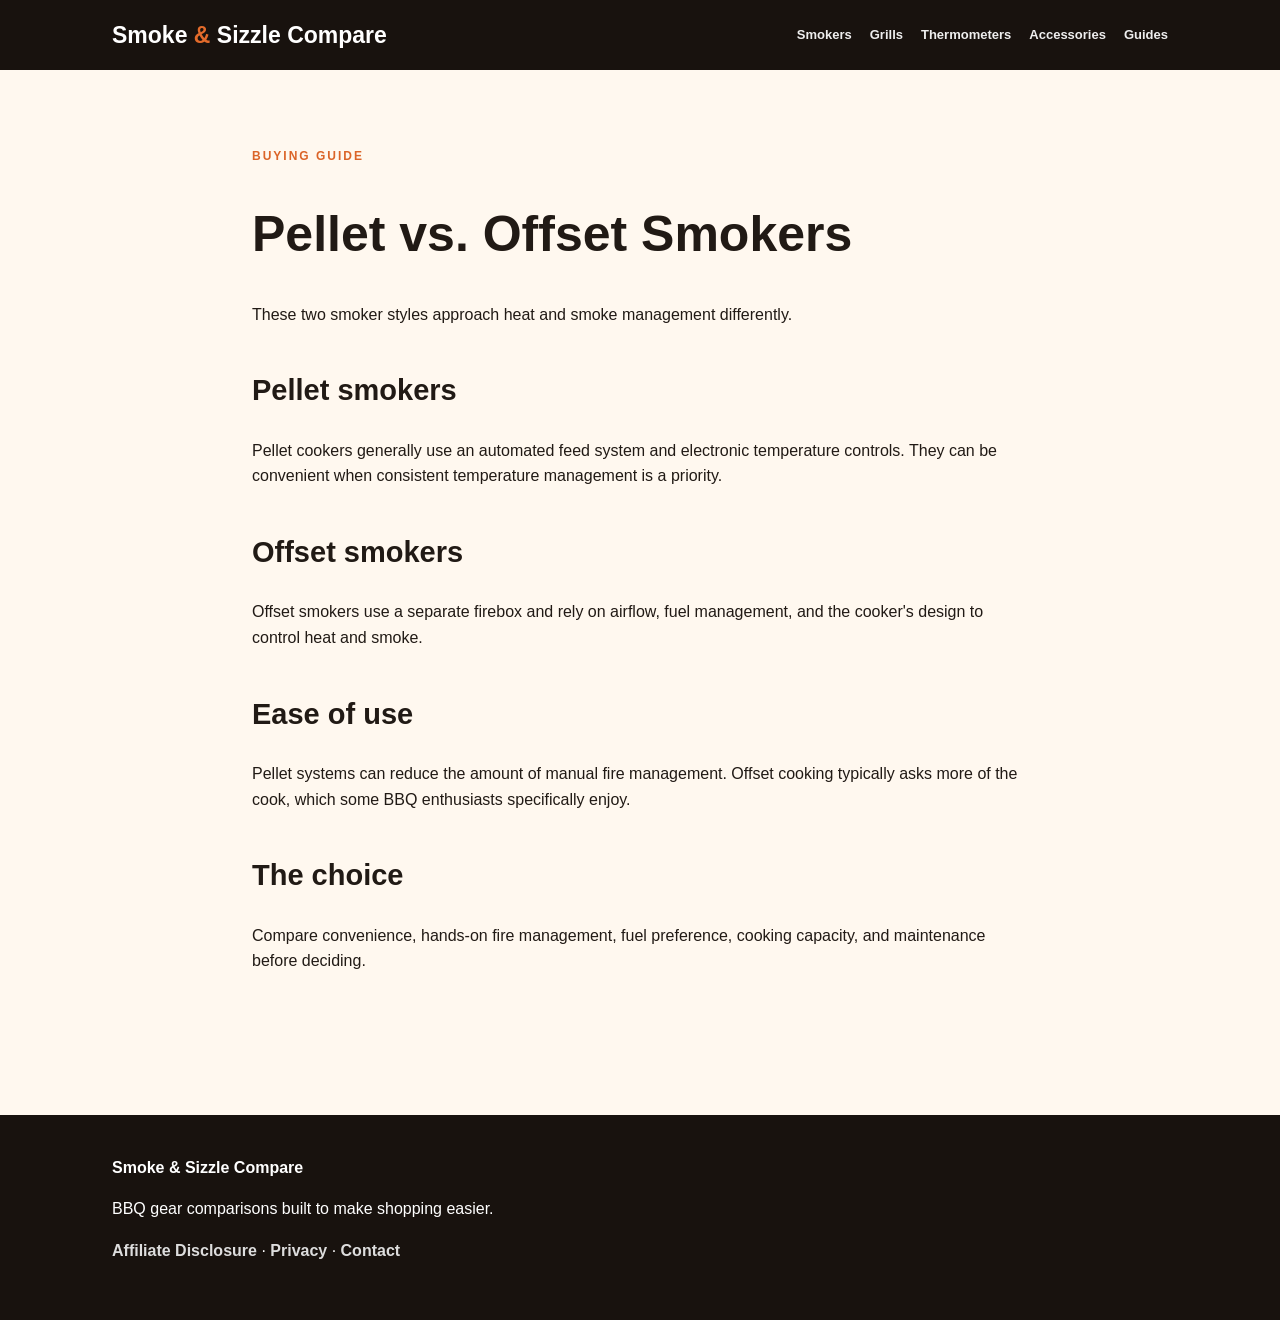
<file: pellet-vs-offset.html>
<!doctype html><html lang="en"><head> <!-- Google tag (gtag.js) --> <script async src="https://www.googletagmanager.com/gtag/js?id=G-QPDT2M84E2"></script> <script>   window.dataLayer = window.dataLayer || [];   function gtag(){dataLayer.push(arguments);}   gtag('js', new Date());    gtag('config', 'G-QPDT2M84E2'); </script><meta charset="utf-8"><meta name="viewport" content="width=device-width,initial-scale=1"><meta name="description" content="Practical BBQ gear comparisons and buying guides."><title>Pellet vs. Offset Smokers | Smoke &amp; Sizzle Compare</title><link rel="stylesheet" href="styles.css"></head><body><header><div class="wrap nav"><a class="brand" href="index.html">Smoke <b>&amp;</b> Sizzle <span>Compare</span></a><nav><a href="smokers.html">Smokers</a><a href="grills.html">Grills</a><a href="thermometers.html">Thermometers</a><a href="accessories.html">Accessories</a><a href="guides.html">Guides</a></nav></div></header><main><article class="articlepage wrap"><p class="eyebrow">BUYING GUIDE</p><h1>Pellet vs. Offset Smokers</h1><p>These two smoker styles approach heat and smoke management differently.</p><h2>Pellet smokers</h2><p>Pellet cookers generally use an automated feed system and electronic temperature controls. They can be convenient when consistent temperature management is a priority.</p><h2>Offset smokers</h2><p>Offset smokers use a separate firebox and rely on airflow, fuel management, and the cooker's design to control heat and smoke.</p><h2>Ease of use</h2><p>Pellet systems can reduce the amount of manual fire management. Offset cooking typically asks more of the cook, which some BBQ enthusiasts specifically enjoy.</p><h2>The choice</h2><p>Compare convenience, hands-on fire management, fuel preference, cooking capacity, and maintenance before deciding.</p></article></main><footer><div class="wrap"><strong>Smoke &amp; Sizzle Compare</strong><p>BBQ gear comparisons built to make shopping easier.</p><p><a href="disclosure.html">Affiliate Disclosure</a> · <a href="privacy.html">Privacy</a> · <a href="contact.html">Contact</a></p></div></footer></body></html>
</file>
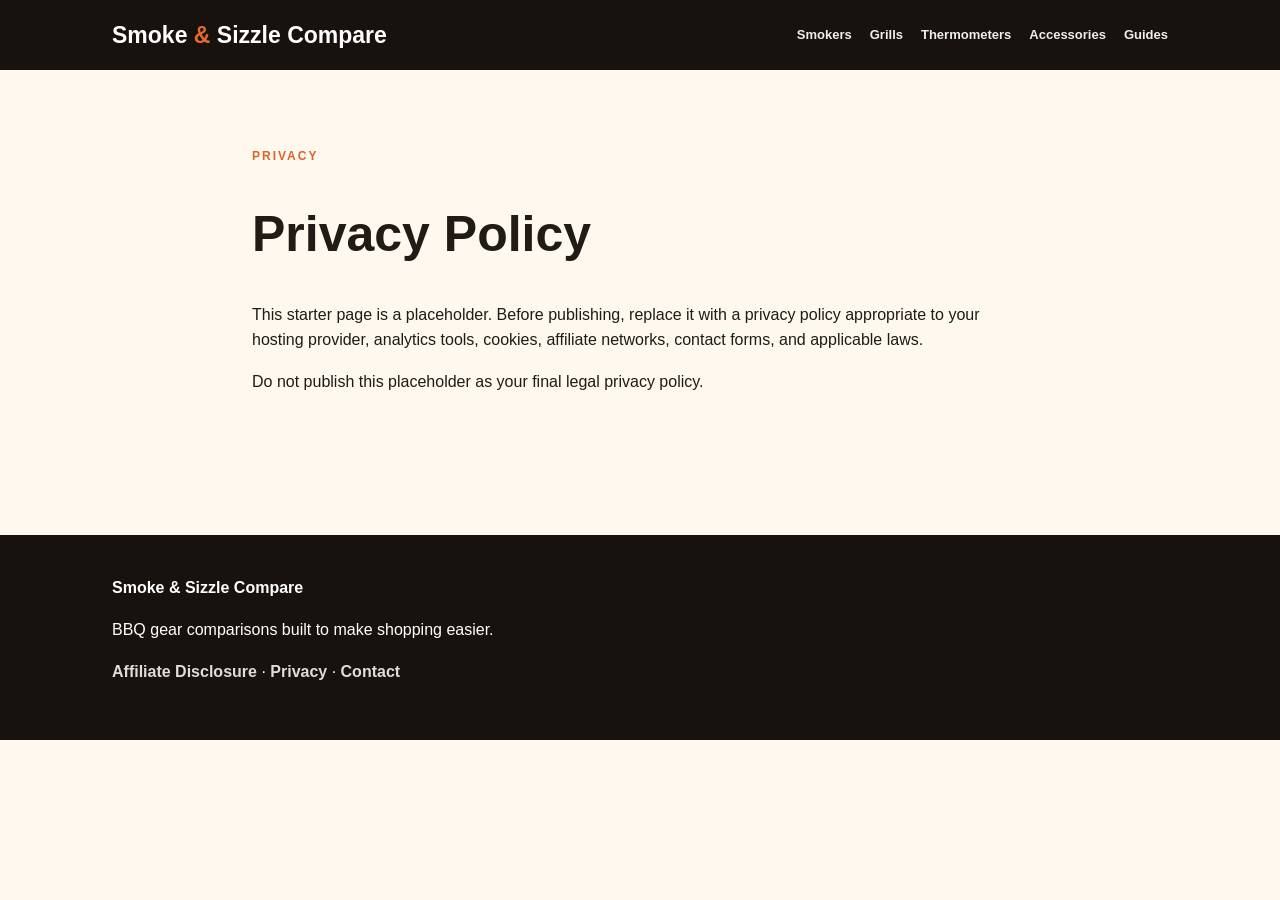
<file: privacy.html>
<!doctype html><html lang="en"><head> <!-- Google tag (gtag.js) --> <script async src="https://www.googletagmanager.com/gtag/js?id=G-QPDT2M84E2"></script> <script>   window.dataLayer = window.dataLayer || [];   function gtag(){dataLayer.push(arguments);}   gtag('js', new Date());    gtag('config', 'G-QPDT2M84E2'); </script><meta charset="utf-8"><meta name="viewport" content="width=device-width,initial-scale=1"><meta name="description" content="Practical BBQ gear comparisons and buying guides."><title>Privacy Policy | Smoke &amp; Sizzle Compare</title><link rel="stylesheet" href="styles.css"></head><body><header><div class="wrap nav"><a class="brand" href="index.html">Smoke <b>&amp;</b> Sizzle <span>Compare</span></a><nav><a href="smokers.html">Smokers</a><a href="grills.html">Grills</a><a href="thermometers.html">Thermometers</a><a href="accessories.html">Accessories</a><a href="guides.html">Guides</a></nav></div></header><main><article class="articlepage wrap"><p class="eyebrow">PRIVACY</p><h1>Privacy Policy</h1><p>This starter page is a placeholder. Before publishing, replace it with a privacy policy appropriate to your hosting provider, analytics tools, cookies, affiliate networks, contact forms, and applicable laws.</p><p>Do not publish this placeholder as your final legal privacy policy.</p></article></main><footer><div class="wrap"><strong>Smoke &amp; Sizzle Compare</strong><p>BBQ gear comparisons built to make shopping easier.</p><p><a href="disclosure.html">Affiliate Disclosure</a> · <a href="privacy.html">Privacy</a> · <a href="contact.html">Contact</a></p></div></footer></body></html>
</file>
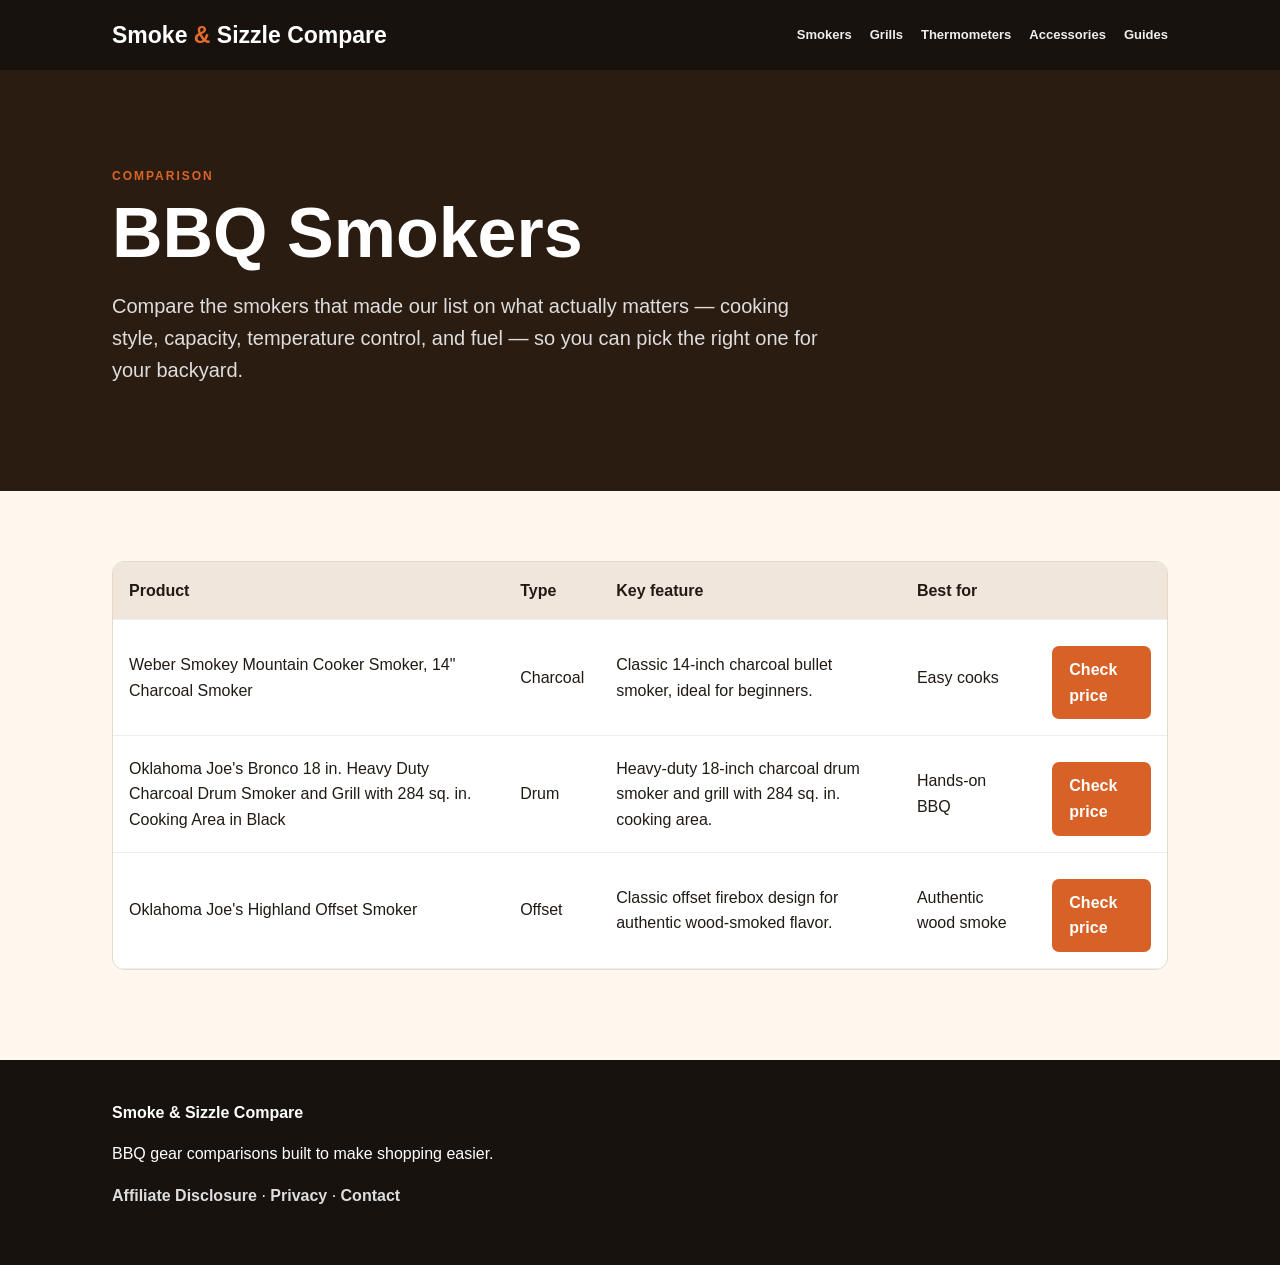
<file: smokers.html>
<!doctype html><html lang="en"><head> <!-- Google tag (gtag.js) --> <script async src="https://www.googletagmanager.com/gtag/js?id=G-QPDT2M84E2"></script> <script>   window.dataLayer = window.dataLayer || [];   function gtag(){dataLayer.push(arguments);}   gtag('js', new Date());    gtag('config', 'G-QPDT2M84E2'); </script><meta charset="utf-8"><meta name="viewport" content="width=device-width,initial-scale=1"><meta name="description" content="Practical BBQ gear comparisons and buying guides."><title>BBQ Smoker Comparison | Smoke &amp; Sizzle Compare</title><link rel="stylesheet" href="styles.css"></head><body><header><div class="wrap nav"><a class="brand" href="index.html">Smoke <b>&amp;</b> Sizzle <span>Compare</span></a><nav><a href="smokers.html">Smokers</a><a href="grills.html">Grills</a><a href="thermometers.html">Thermometers</a><a href="accessories.html">Accessories</a><a href="guides.html">Guides</a></nav></div></header><main><section class="pagehead"><div class="wrap"><p class="eyebrow">COMPARISON</p><h1>BBQ Smokers</h1><p>Compare the smokers that made our list on what actually matters — cooking style, capacity, temperature control, and fuel — so you can pick the right one for your backyard.</p></div></section><section class="section"><div class="wrap"><div class="tablewrap"><table><thead><tr><th>Product</th><th>Type</th><th>Key feature</th><th>Best for</th><th></th></tr></thead><tbody><tr><td>Weber Smokey Mountain Cooker Smoker, 14" Charcoal Smoker</td><td>Charcoal</td><td>Classic 14-inch charcoal bullet smoker, ideal for beginners.</td><td>Easy cooks</td><td><a class="buy" href="https://amzn.to/4xEHK1W" target="_blank" rel="nofollow sponsored noopener">Check price</a></td></tr><tr><td>Oklahoma Joe's Bronco 18 in. Heavy Duty Charcoal Drum Smoker and Grill with 284 sq. in. Cooking Area in Black</td><td>Drum</td><td>Heavy-duty 18-inch charcoal drum smoker and grill with 284 sq. in. cooking area.</td><td>Hands-on BBQ</td><td><a class="buy" href="https://amzn.to/4zfCbsf" target="_blank" rel="nofollow sponsored noopener">Check price</a></td></tr><tr><td>Oklahoma Joe's Highland Offset Smoker</td><td>Offset</td><td>Classic offset firebox design for authentic wood-smoked flavor.</td><td>Authentic wood smoke</td><td><a class="buy" href="https://amzn.to/4jqzxuG" target="_blank" rel="nofollow sponsored noopener">Check price</a></td></tr></tbody></table></div></div></section></main><footer><div class="wrap"><strong>Smoke &amp; Sizzle Compare</strong><p>BBQ gear comparisons built to make shopping easier.</p><p><a href="disclosure.html">Affiliate Disclosure</a> · <a href="privacy.html">Privacy</a> · <a href="contact.html">Contact</a></p></div></footer></body></html>
</file>
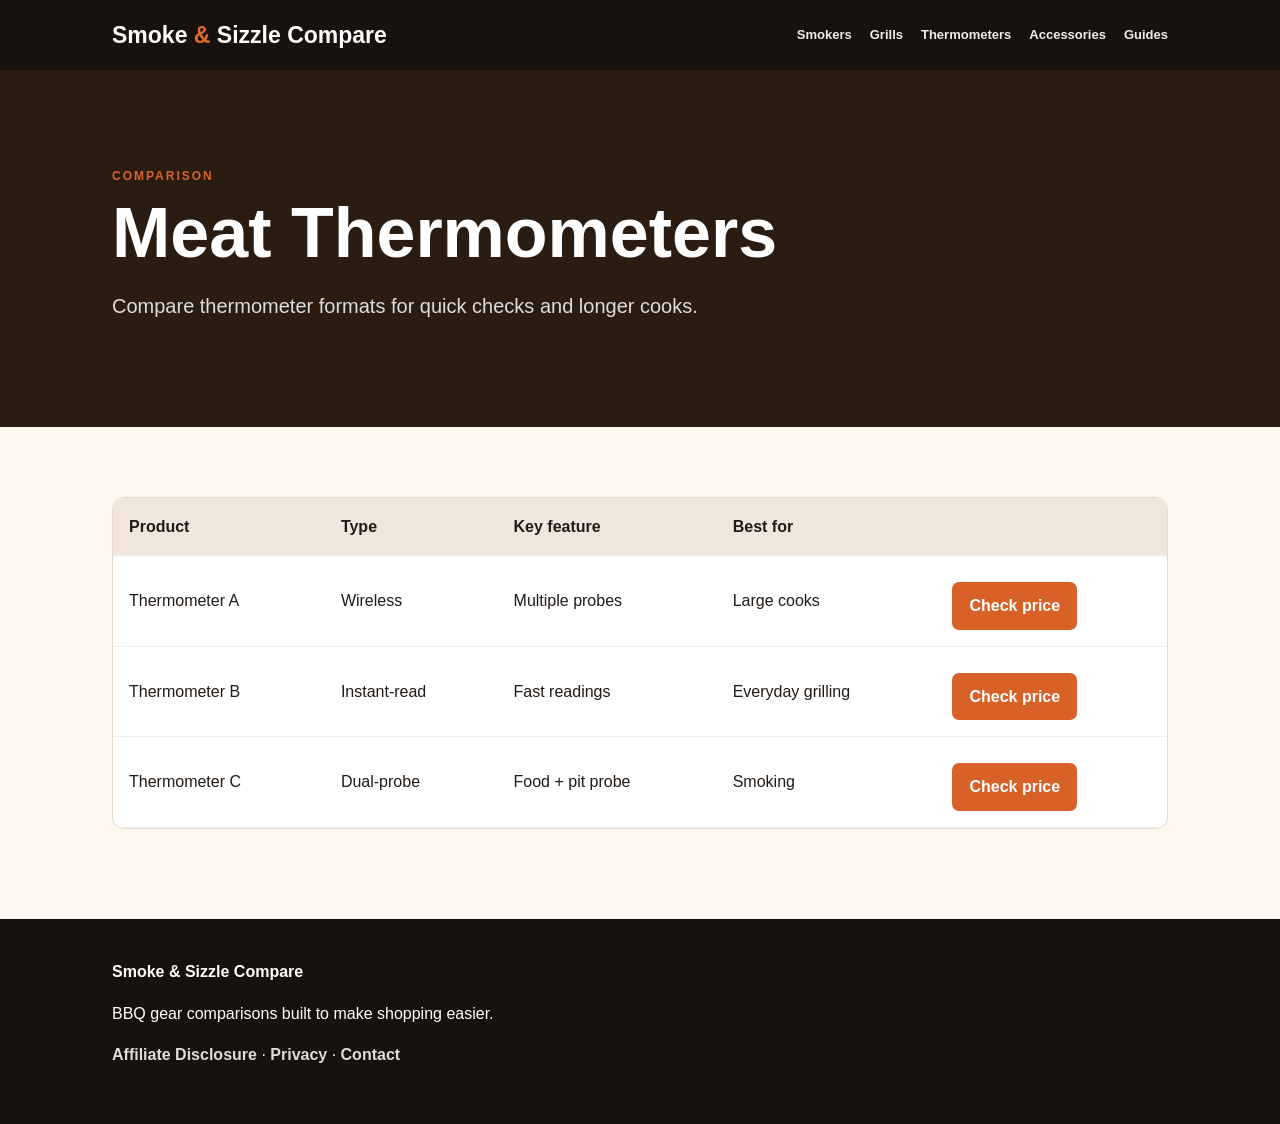
<file: thermometers.html>
<!doctype html><html lang="en"><head> <!-- Google tag (gtag.js) --> <script async src="https://www.googletagmanager.com/gtag/js?id=G-QPDT2M84E2"></script> <script>   window.dataLayer = window.dataLayer || [];   function gtag(){dataLayer.push(arguments);}   gtag('js', new Date());    gtag('config', 'G-QPDT2M84E2'); </script><meta charset="utf-8"><meta name="viewport" content="width=device-width,initial-scale=1"><meta name="description" content="Practical BBQ gear comparisons and buying guides."><title>Meat Thermometer Comparison | Smoke &amp; Sizzle Compare</title><link rel="stylesheet" href="styles.css"></head><body><header><div class="wrap nav"><a class="brand" href="index.html">Smoke <b>&amp;</b> Sizzle <span>Compare</span></a><nav><a href="smokers.html">Smokers</a><a href="grills.html">Grills</a><a href="thermometers.html">Thermometers</a><a href="accessories.html">Accessories</a><a href="guides.html">Guides</a></nav></div></header><main><section class="pagehead"><div class="wrap"><p class="eyebrow">COMPARISON</p><h1>Meat Thermometers</h1><p>Compare thermometer formats for quick checks and longer cooks.</p></div></section><section class="section"><div class="wrap"><div class="tablewrap"><table><thead><tr><th>Product</th><th>Type</th><th>Key feature</th><th>Best for</th><th></th></tr></thead><tbody><tr><td>Thermometer A</td><td>Wireless</td><td>Multiple probes</td><td>Large cooks</td><td><a class="buy" href="#">Check price</a></td></tr><tr><td>Thermometer B</td><td>Instant-read</td><td>Fast readings</td><td>Everyday grilling</td><td><a class="buy" href="#">Check price</a></td></tr><tr><td>Thermometer C</td><td>Dual-probe</td><td>Food + pit probe</td><td>Smoking</td><td><a class="buy" href="#">Check price</a></td></tr></tbody></table></div></div></section></main><footer><div class="wrap"><strong>Smoke &amp; Sizzle Compare</strong><p>BBQ gear comparisons built to make shopping easier.</p><p><a href="disclosure.html">Affiliate Disclosure</a> · <a href="privacy.html">Privacy</a> · <a href="contact.html">Contact</a></p></div></footer></body></html>
</file>
<file: styles.css>
*{box-sizing:border-box}body{margin:0;background:#fff8ef;color:#211a15;font:16px/1.6 Arial,sans-serif}a{color:#b84d1b;font-weight:700;text-decoration:none}.wrap{max-width:1100px;margin:auto;padding:0 22px}header,footer{background:#18120e;color:#fff}.nav{min-height:70px;display:flex;align-items:center;justify-content:space-between}.brand{color:#fff;font-size:23px;font-weight:800}.brand b{color:#e36b2b}.brand small{font-size:9px;letter-spacing:2px;color:#bbb}nav{display:flex;gap:18px;flex-wrap:wrap}nav a{color:#eee;font-size:13px}.hero,.pagehead{background:#2b1c12;color:#fff;padding:85px 0}.hero h1,.pagehead h1{font-size:clamp(42px,7vw,70px);line-height:1.02;max-width:850px;margin:8px 0 20px}.hero p:not(.eyebrow),.pagehead p:not(.eyebrow){font-size:20px;color:#ddd;max-width:720px}.eyebrow{font-size:12px;letter-spacing:2px;font-weight:800;color:#db6428}.button,.buy{display:inline-block;background:#d86127;color:#fff;padding:11px 17px;border-radius:7px;margin-top:10px}.section{padding-top:70px;padding-bottom:30px}h2{font-size:36px}.grid{display:grid;grid-template-columns:repeat(3,1fr);gap:18px}.grid article{background:#fff;border:1px solid #e7d8ca;border-radius:12px;padding:24px}.band{margin-top:50px;background:#ead8c6;padding:60px 0}.tablewrap{overflow:auto;background:#fff;border:1px solid #e7d8ca;border-radius:12px}.tablewrap table{border-collapse:collapse;width:100%;min-width:700px}.tablewrap th,.tablewrap td{padding:16px;text-align:left;border-bottom:1px solid #eee}.tablewrap th{background:#f0e6dc}.notice{background:#fff2df;border-left:4px solid #d86127;padding:15px;margin:20px 0}.articlepage{max-width:820px;padding:65px 22px}.articlepage h1{font-size:50px;line-height:1.05}.articlepage h2{margin-top:40px;font-size:29px}footer{margin-top:60px;padding:40px 0}footer a{color:#ddd}@media(max-width:760px){.nav{flex-wrap:wrap;row-gap:10px;padding:12px 0}nav{display:flex;flex-wrap:wrap;gap:8px 16px}nav a{font-size:13px}.grid{grid-template-columns:1fr}.hero,.pagehead{padding:55px 0}.hero h1,.pagehead h1{font-size:clamp(34px,9vw,46px)}.hero p:not(.eyebrow),.pagehead p:not(.eyebrow){font-size:17px}.section{padding-top:45px}h2{font-size:28px}.tablewrap th,.tablewrap td{padding:12px 10px;font-size:14px}.button,.buy{padding:14px 20px;font-size:16px}.articlepage{padding:40px 22px}.articlepage h1{font-size:36px}.band{padding:40px 0;margin-top:35px}footer{margin-top:40px;padding:30px 0}}
</file>
